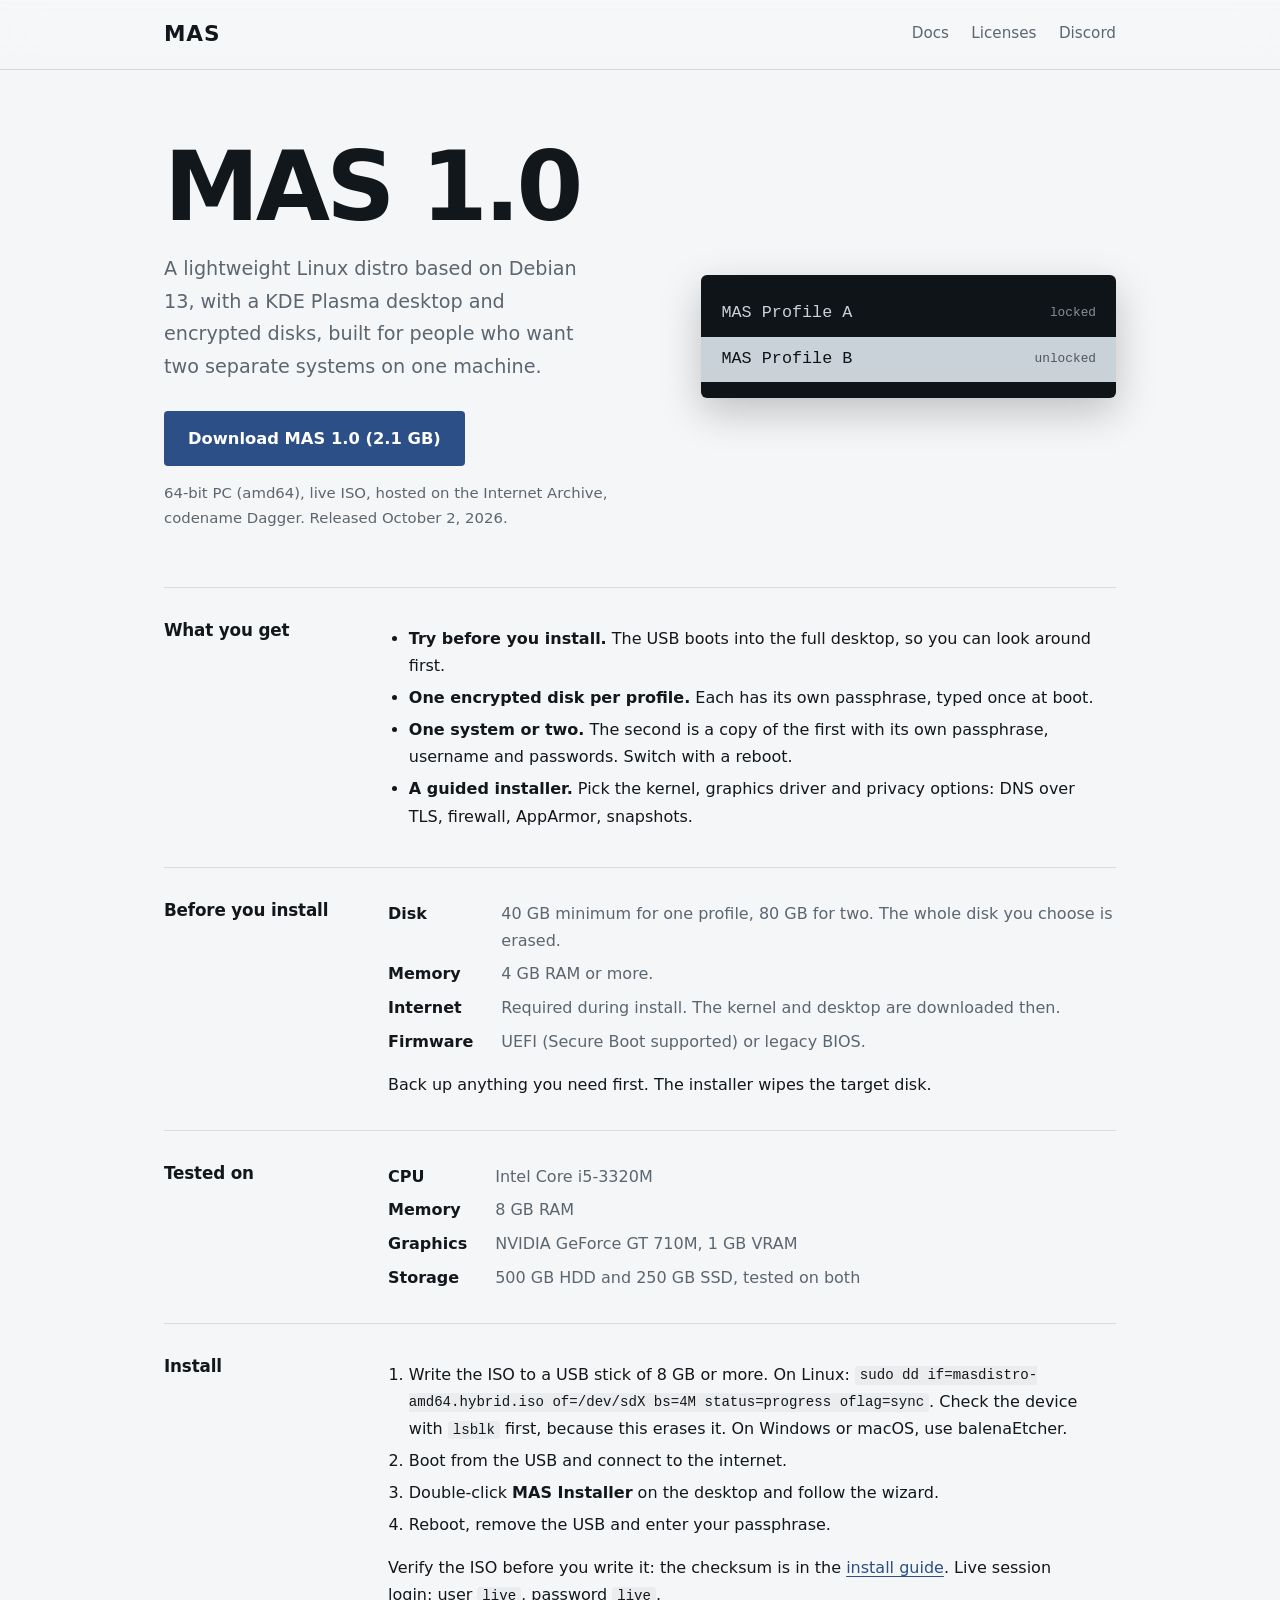
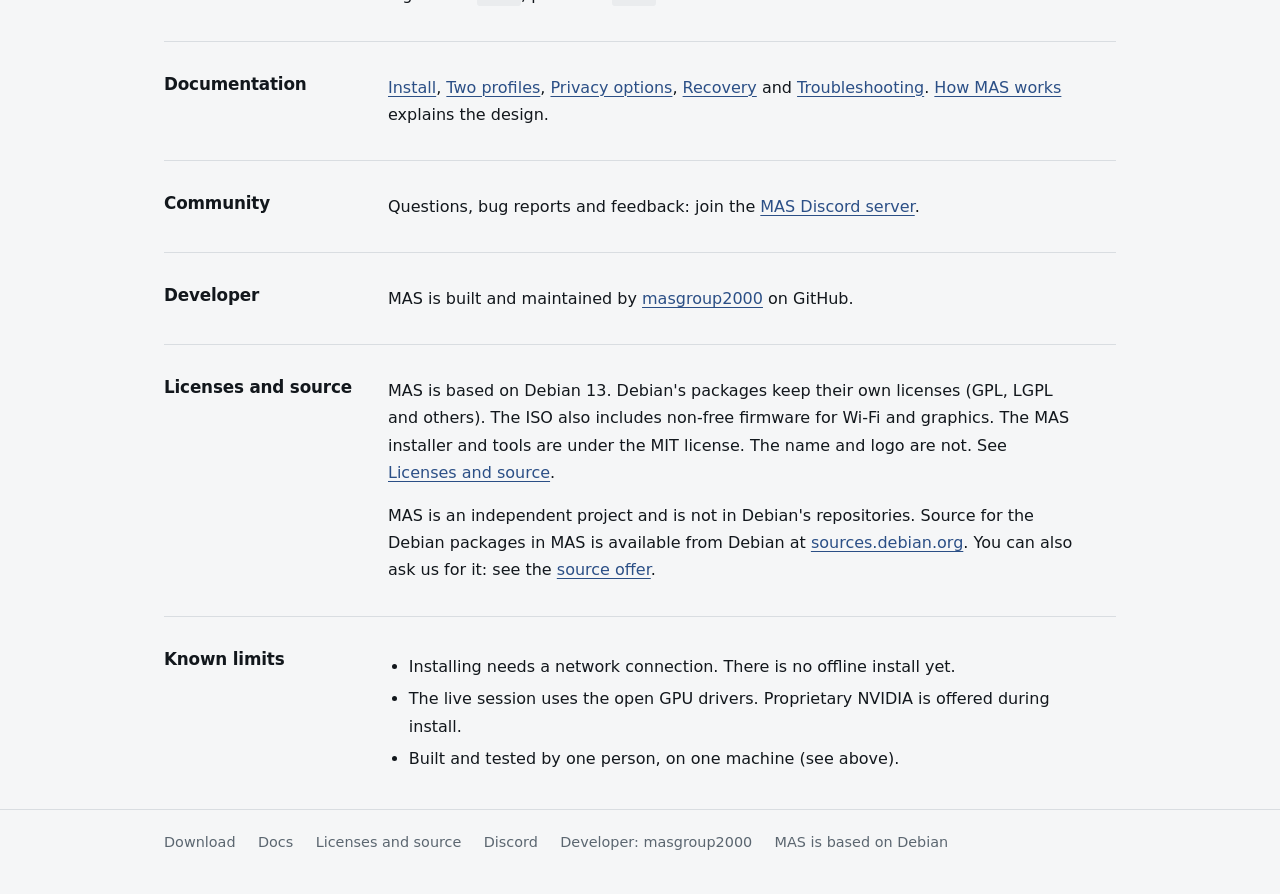
<file: index.html>
<!DOCTYPE html>
<html lang="en"><head><meta charset="utf-8">
<meta name="viewport" content="width=device-width, initial-scale=1, viewport-fit=cover">
<title>MAS 1.0 download</title>
<link rel="stylesheet" href="assets/style.css"></head><body>
<header class="site"><div class="wrap"><a class="brand" href="index.html">MAS</a><nav aria-label="Site"><a href="docs/index.html">Docs</a><a href="notice.html">Licenses</a><a href="https://discord.gg/2YX57uEGuB">Discord</a></nav></div></header>
<main>
<div class="wrap hero">
<div>
<h1>MAS 1.0</h1>
<p class="lede">A lightweight Linux distro based on Debian 13, with a KDE Plasma desktop and encrypted disks, built for people who want two separate systems on one machine.</p>
<a class="btn" href="https://archive.org/download/masdistro-amd64.hybrid" id="dl">Download MAS 1.0 (2.1 GB)</a>
<p class="meta">64-bit PC (amd64), live ISO, hosted on the Internet Archive, codename Dagger. Released October 2, 2026.</p>
</div>
<div class="boot" role="radiogroup" aria-label="Boot menu: choose a profile">
<button role="radio" aria-checked="false"><span>MAS Profile A</span><i>locked</i></button>
<button role="radio" aria-checked="true"><span>MAS Profile B</span><i>unlocked</i></button>
</div>
</div>
<div class="wrap">
<section class="row"><h2>What you get</h2><div>
<ul>
<li><strong>Try before you install.</strong> The USB boots into the full desktop, so you can look around first.</li>
<li><strong>One encrypted disk per profile.</strong> Each has its own passphrase, typed once at boot.</li>
<li><strong>One system or two.</strong> The second is a copy of the first with its own passphrase, username and passwords. Switch with a reboot.</li>
<li><strong>A guided installer.</strong> Pick the kernel, graphics driver and privacy options: DNS over TLS, firewall, AppArmor, snapshots.</li>
</ul>
</div></section>
<section class="row"><h2>Before you install</h2><div>
<dl>
<dt>Disk</dt><dd>40 GB minimum for one profile, 80 GB for two. The whole disk you choose is erased.</dd>
<dt>Memory</dt><dd>4 GB RAM or more.</dd>
<dt>Internet</dt><dd>Required during install. The kernel and desktop are downloaded then.</dd>
<dt>Firmware</dt><dd>UEFI (Secure Boot supported) or legacy BIOS.</dd>
</dl>
<p>Back up anything you need first. The installer wipes the target disk.</p>
</div></section>
<section class="row"><h2>Tested on</h2><div>
<dl>
<dt>CPU</dt><dd>Intel Core i5-3320M</dd>
<dt>Memory</dt><dd>8 GB RAM</dd>
<dt>Graphics</dt><dd>NVIDIA GeForce GT 710M, 1 GB VRAM</dd>
<dt>Storage</dt><dd>500 GB HDD and 250 GB SSD, tested on both</dd>
</dl>
</div></section>
<section class="row"><h2>Install</h2><div>
<ol>
<li>Write the ISO to a USB stick of 8 GB or more. On Linux: <code>sudo dd if=masdistro-amd64.hybrid.iso of=/dev/sdX bs=4M status=progress oflag=sync</code>. Check the device with <code>lsblk</code> first, because this erases it. On Windows or macOS, use balenaEtcher.</li>
<li>Boot from the USB and connect to the internet.</li>
<li>Double-click <strong>MAS Installer</strong> on the desktop and follow the wizard.</li>
<li>Reboot, remove the USB and enter your passphrase.</li>
</ol>
<p>Verify the ISO before you write it: the checksum is in the <a href="docs/install.html">install guide</a>. Live session login: user <code>live</code>, password <code>live</code>.</p>
</div></section>
<section class="row"><h2>Documentation</h2><div>
<p><a href="docs/install.html">Install</a>, <a href="docs/profiles.html">Two profiles</a>, <a href="docs/privacy.html">Privacy options</a>, <a href="docs/recovery.html">Recovery</a> and <a href="docs/troubleshooting.html">Troubleshooting</a>. <a href="docs/how-it-works.html">How MAS works</a> explains the design.</p>
</div></section>
<section class="row"><h2>Community</h2><div>
<p>Questions, bug reports and feedback: join the <a href="https://discord.gg/2YX57uEGuB">MAS Discord server</a>.</p>
</div></section>
<section class="row"><h2>Developer</h2><div>
<p>MAS is built and maintained by <a href="https://github.com/masgroup2000">masgroup2000</a> on GitHub.</p>
</div></section>
<section class="row"><h2>Licenses and source</h2><div>
<p>MAS is based on Debian 13. Debian's packages keep their own licenses (GPL, LGPL and others). The ISO also includes non-free firmware for Wi-Fi and graphics. The MAS installer and tools are under the MIT license. The name and logo are not. See <a href="notice.html">Licenses and source</a>.</p>
<p>MAS is an independent project and is not in Debian's repositories. Source for the Debian packages in MAS is available from Debian at <a href="https://sources.debian.org">sources.debian.org</a>. You can also ask us for it: see the <a href="notice.html">source offer</a>.</p>
</div></section>
<section class="row"><h2>Known limits</h2><div>
<ul>
<li>Installing needs a network connection. There is no offline install yet.</li>
<li>The live session uses the open GPU drivers. Proprietary NVIDIA is offered during install.</li>
<li>Built and tested by one person, on one machine (see above).</li>
</ul>
</div></section>
</div>
<script>
(function(){var r=[].slice.call(document.querySelectorAll('.boot [role=radio]'));
function pick(i,f){r.forEach(function(e,j){var on=i===j;e.setAttribute('aria-checked',on);e.tabIndex=on?0:-1;e.lastChild.textContent=on?'unlocked':'locked'});if(f)r[i].focus()}
r.forEach(function(e,i){e.onclick=function(){pick(i)};e.onkeydown=function(v){if(/^Arrow/.test(v.key)){v.preventDefault();pick(1-i,true)}}});pick(1)})();
</script>
</main>
<footer class="site"><div class="wrap"><a href="index.html">Download</a><a href="docs/index.html">Docs</a><a href="notice.html">Licenses and source</a><a href="https://discord.gg/2YX57uEGuB">Discord</a><a href="https://github.com/masgroup2000">Developer: masgroup2000</a><span>MAS is based on Debian</span></div></footer>
</body></html>
</file>
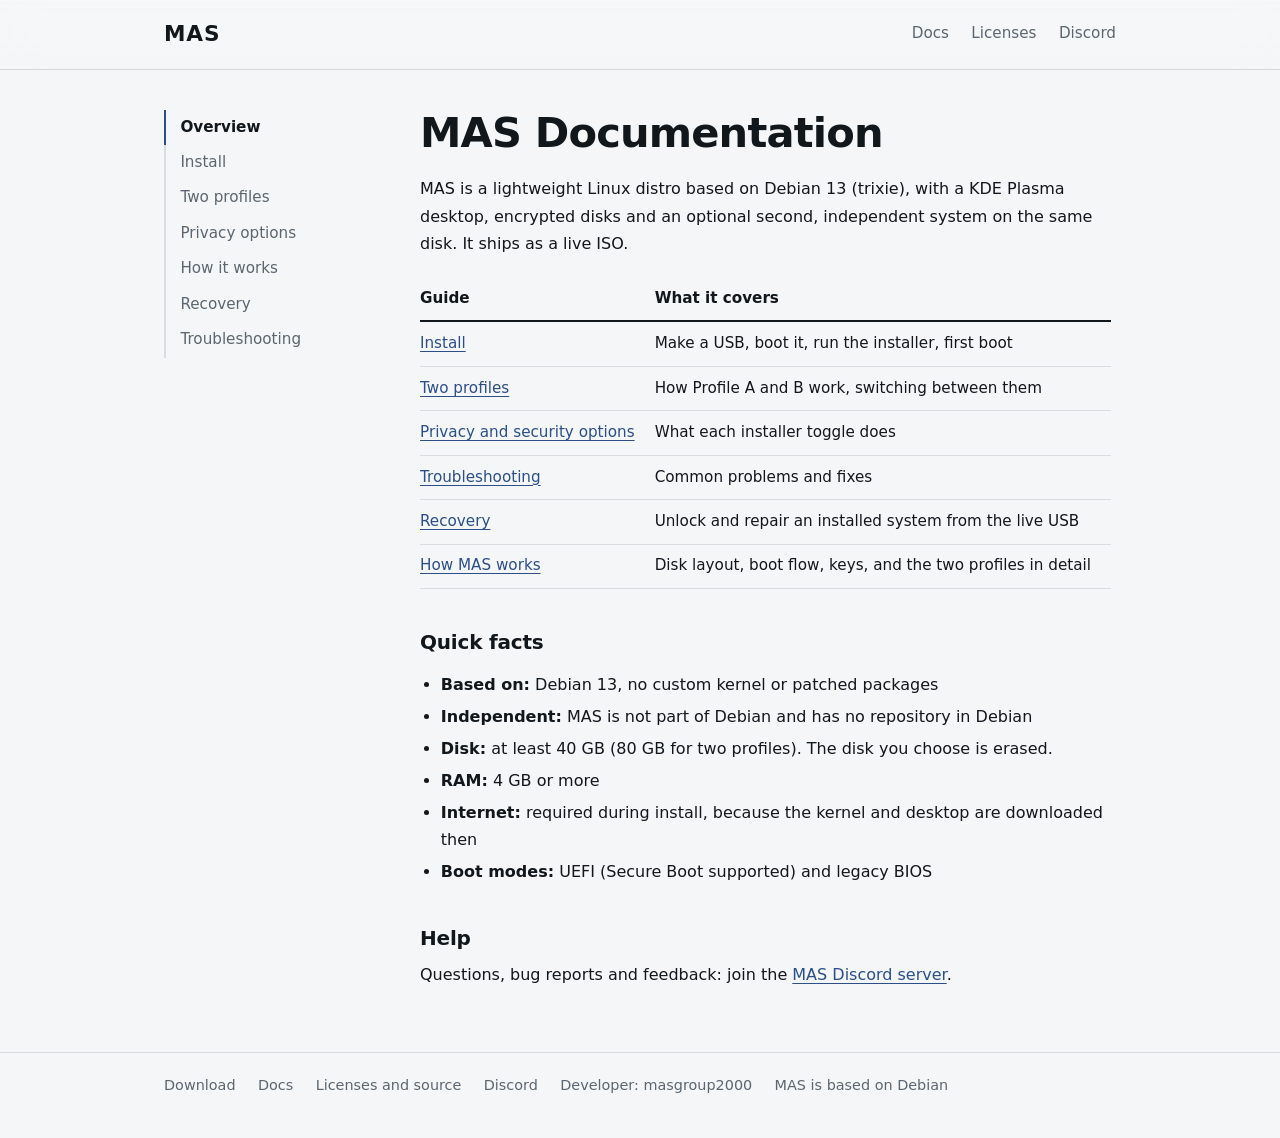
<file: docs/index.html>
<!DOCTYPE html>
<html lang="en"><head><meta charset="utf-8">
<meta name="viewport" content="width=device-width, initial-scale=1, viewport-fit=cover">
<title>Documentation - MAS</title>
<link rel="stylesheet" href="../assets/style.css"></head><body>
<header class="site"><div class="wrap"><a class="brand" href="../index.html">MAS</a><nav aria-label="Site"><a href="../docs/index.html">Docs</a><a href="../notice.html">Licenses</a><a href="https://discord.gg/2YX57uEGuB">Discord</a></nav></div></header>
<main>
<div class="wrap docs"><aside><nav aria-label="Documentation"><a href="index.html" aria-current="page">Overview</a><a href="install.html">Install</a><a href="profiles.html">Two profiles</a><a href="privacy.html">Privacy options</a><a href="how-it-works.html">How it works</a><a href="recovery.html">Recovery</a><a href="troubleshooting.html">Troubleshooting</a></nav></aside><article>
<h1 id="mas-documentation">MAS Documentation</h1>
<p>MAS is a lightweight Linux distro based on Debian 13 (trixie), with a KDE Plasma desktop, encrypted disks and an optional second, independent system on the same disk. It ships as a live ISO.</p>
<table>
<thead>
<tr class="header">
<th>Guide</th>
<th>What it covers</th>
</tr>
</thead>
<tbody>
<tr class="odd">
<td><a href="install.html">Install</a></td>
<td>Make a USB, boot it, run the installer, first boot</td>
</tr>
<tr class="even">
<td><a href="profiles.html">Two profiles</a></td>
<td>How Profile A and B work, switching between them</td>
</tr>
<tr class="odd">
<td><a href="privacy.html">Privacy and security options</a></td>
<td>What each installer toggle does</td>
</tr>
<tr class="even">
<td><a href="troubleshooting.html">Troubleshooting</a></td>
<td>Common problems and fixes</td>
</tr>
<tr class="odd">
<td><a href="recovery.html">Recovery</a></td>
<td>Unlock and repair an installed system from the live USB</td>
</tr>
<tr class="even">
<td><a href="how-it-works.html">How MAS works</a></td>
<td>Disk layout, boot flow, keys, and the two profiles in detail</td>
</tr>
</tbody>
</table>
<h2 id="quick-facts">Quick facts</h2>
<ul>
<li><strong>Based on:</strong> Debian 13, no custom kernel or patched packages</li>
<li><strong>Independent:</strong> MAS is not part of Debian and has no repository in Debian</li>
<li><strong>Disk:</strong> at least 40 GB (80 GB for two profiles). The
disk you choose is erased.</li>
<li><strong>RAM:</strong> 4 GB or more</li>
<li><strong>Internet:</strong> required during install, because the
kernel and desktop are downloaded then</li>
<li><strong>Boot modes:</strong> UEFI (Secure Boot supported) and legacy
BIOS</li>
</ul>
<h2 id="help">Help</h2>
<p>Questions, bug reports and feedback: join the <a
href="https://discord.gg/2YX57uEGuB">MAS Discord server</a>.</p>

</article></div>
</main>
<footer class="site"><div class="wrap"><a href="../index.html">Download</a><a href="../docs/index.html">Docs</a><a href="../notice.html">Licenses and source</a><a href="https://discord.gg/2YX57uEGuB">Discord</a><a href="https://github.com/masgroup2000">Developer: masgroup2000</a><span>MAS is based on Debian</span></div></footer>
</body></html>
</file>
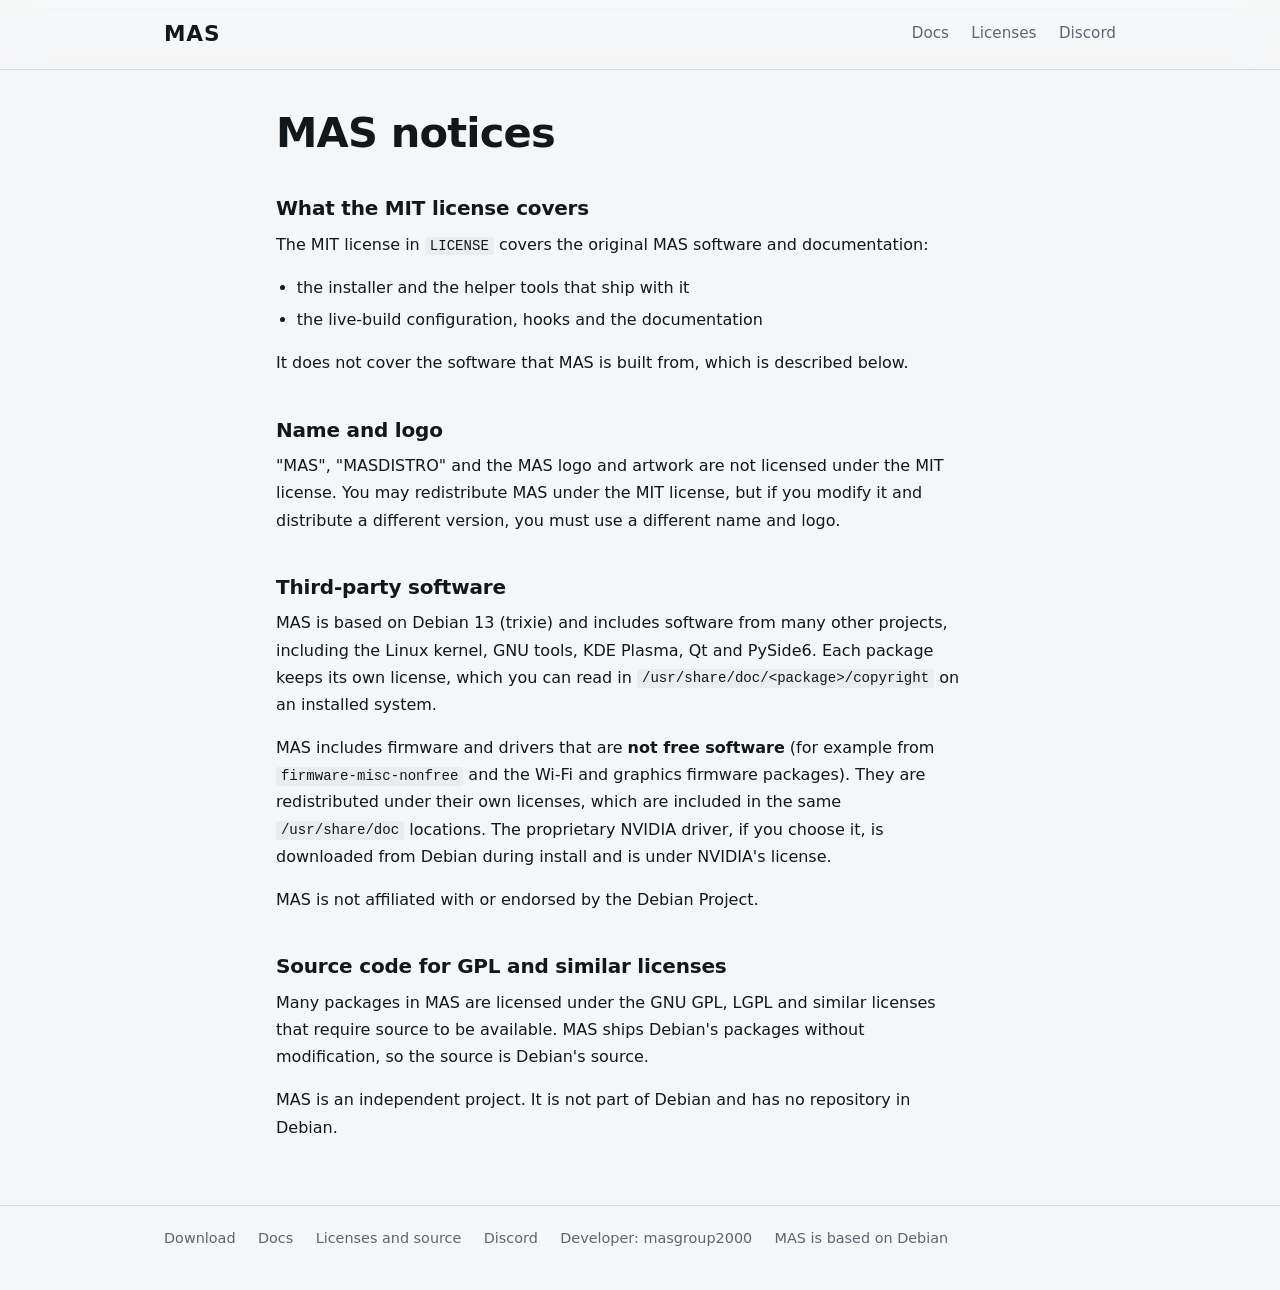
<file: notice.html>
<!DOCTYPE html>
<html lang="en"><head><meta charset="utf-8">
<meta name="viewport" content="width=device-width, initial-scale=1, viewport-fit=cover">
<title>Licenses and source - MAS</title>
<link rel="stylesheet" href="assets/style.css"></head><body>
<header class="site"><div class="wrap"><a class="brand" href="index.html">MAS</a><nav aria-label="Site"><a href="docs/index.html">Docs</a><a href="notice.html">Licenses</a><a href="https://discord.gg/2YX57uEGuB">Discord</a></nav></div></header>
<main>
<div class="wrap plain">
<h1 id="mas-notices">MAS notices</h1>
<h2 id="what-the-mit-license-covers">What the MIT license covers</h2>
<p>The MIT license in <code>LICENSE</code> covers the original MAS
software and documentation:</p>
<ul>
<li>the installer and the helper tools that ship with it</li>
<li>the live-build configuration, hooks and the documentation</li>
</ul>
<p>It does not cover the software that MAS is built from, which is
described below.</p>
<h2 id="name-and-logo">Name and logo</h2>
<p>"MAS", "MASDISTRO" and the MAS logo and artwork are not licensed
under the MIT license. You may redistribute MAS under the MIT license,
but if you modify it and distribute a different version, you must use a
different name and logo.</p>
<h2 id="third-party-software">Third-party software</h2>
<p>MAS is based on Debian 13 (trixie) and includes software
from many other projects, including the Linux kernel, GNU tools, KDE
Plasma, Qt and PySide6. Each package keeps its own license, which you
can read in <code>/usr/share/doc/&lt;package&gt;/copyright</code> on an
installed system.</p>
<p>MAS includes firmware and drivers that are <strong>not free
software</strong> (for example from <code>firmware-misc-nonfree</code>
and the Wi-Fi and graphics firmware packages). They are redistributed
under their own licenses, which are included in the same
<code>/usr/share/doc</code> locations. The proprietary NVIDIA driver, if
you choose it, is downloaded from Debian during install and is under
NVIDIA's license.</p>
<p>MAS is not affiliated with or endorsed by the Debian Project.</p>
<h2 id="source-code-for-gpl-and-similar-licenses">Source code for GPL
and similar licenses</h2>
<p>Many packages in MAS are licensed under the GNU GPL, LGPL and similar
licenses that require source to be available. MAS ships Debian's
packages without modification, so the source is Debian's source.</p>
<p>MAS is an independent project. It is not part of Debian and has no repository in Debian.</p>

</div>
</main>
<footer class="site"><div class="wrap"><a href="index.html">Download</a><a href="docs/index.html">Docs</a><a href="notice.html">Licenses and source</a><a href="https://discord.gg/2YX57uEGuB">Discord</a><a href="https://github.com/masgroup2000">Developer: masgroup2000</a><span>MAS is based on Debian</span></div></footer>
</body></html>
</file>
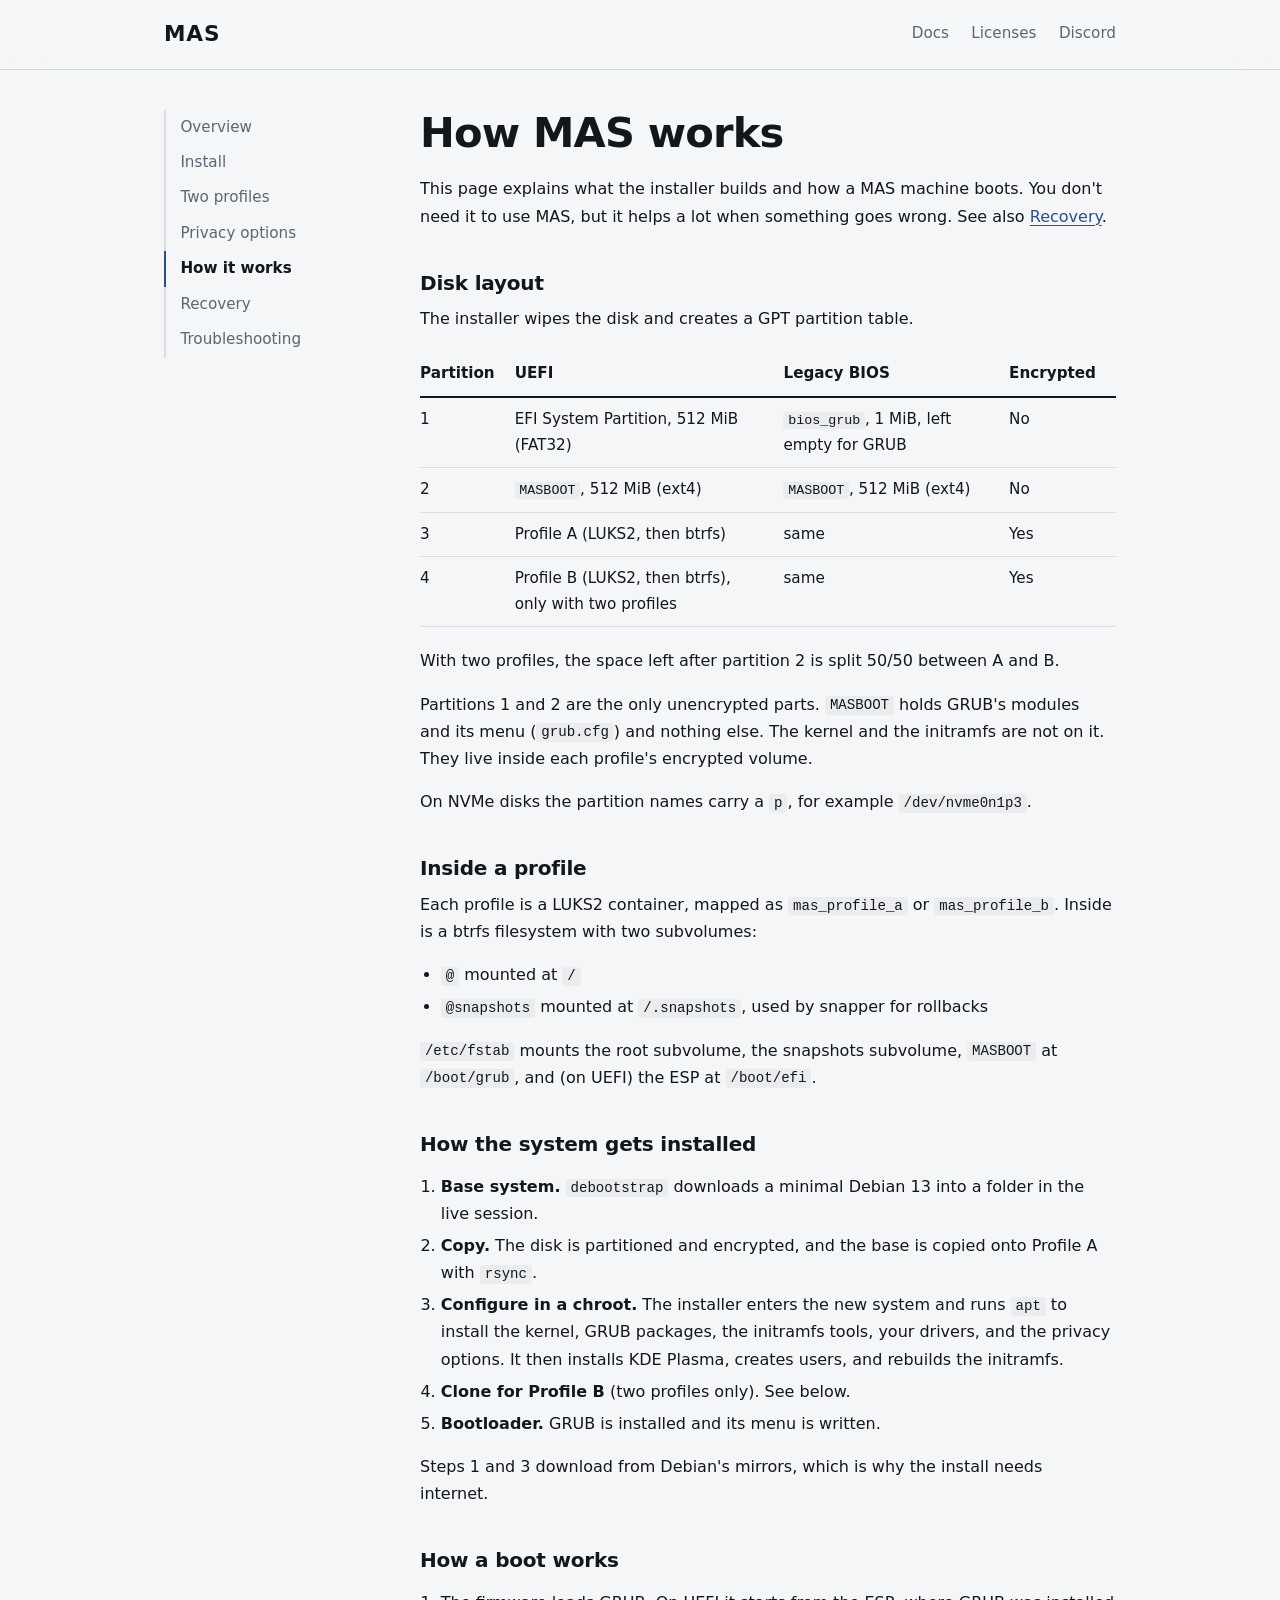
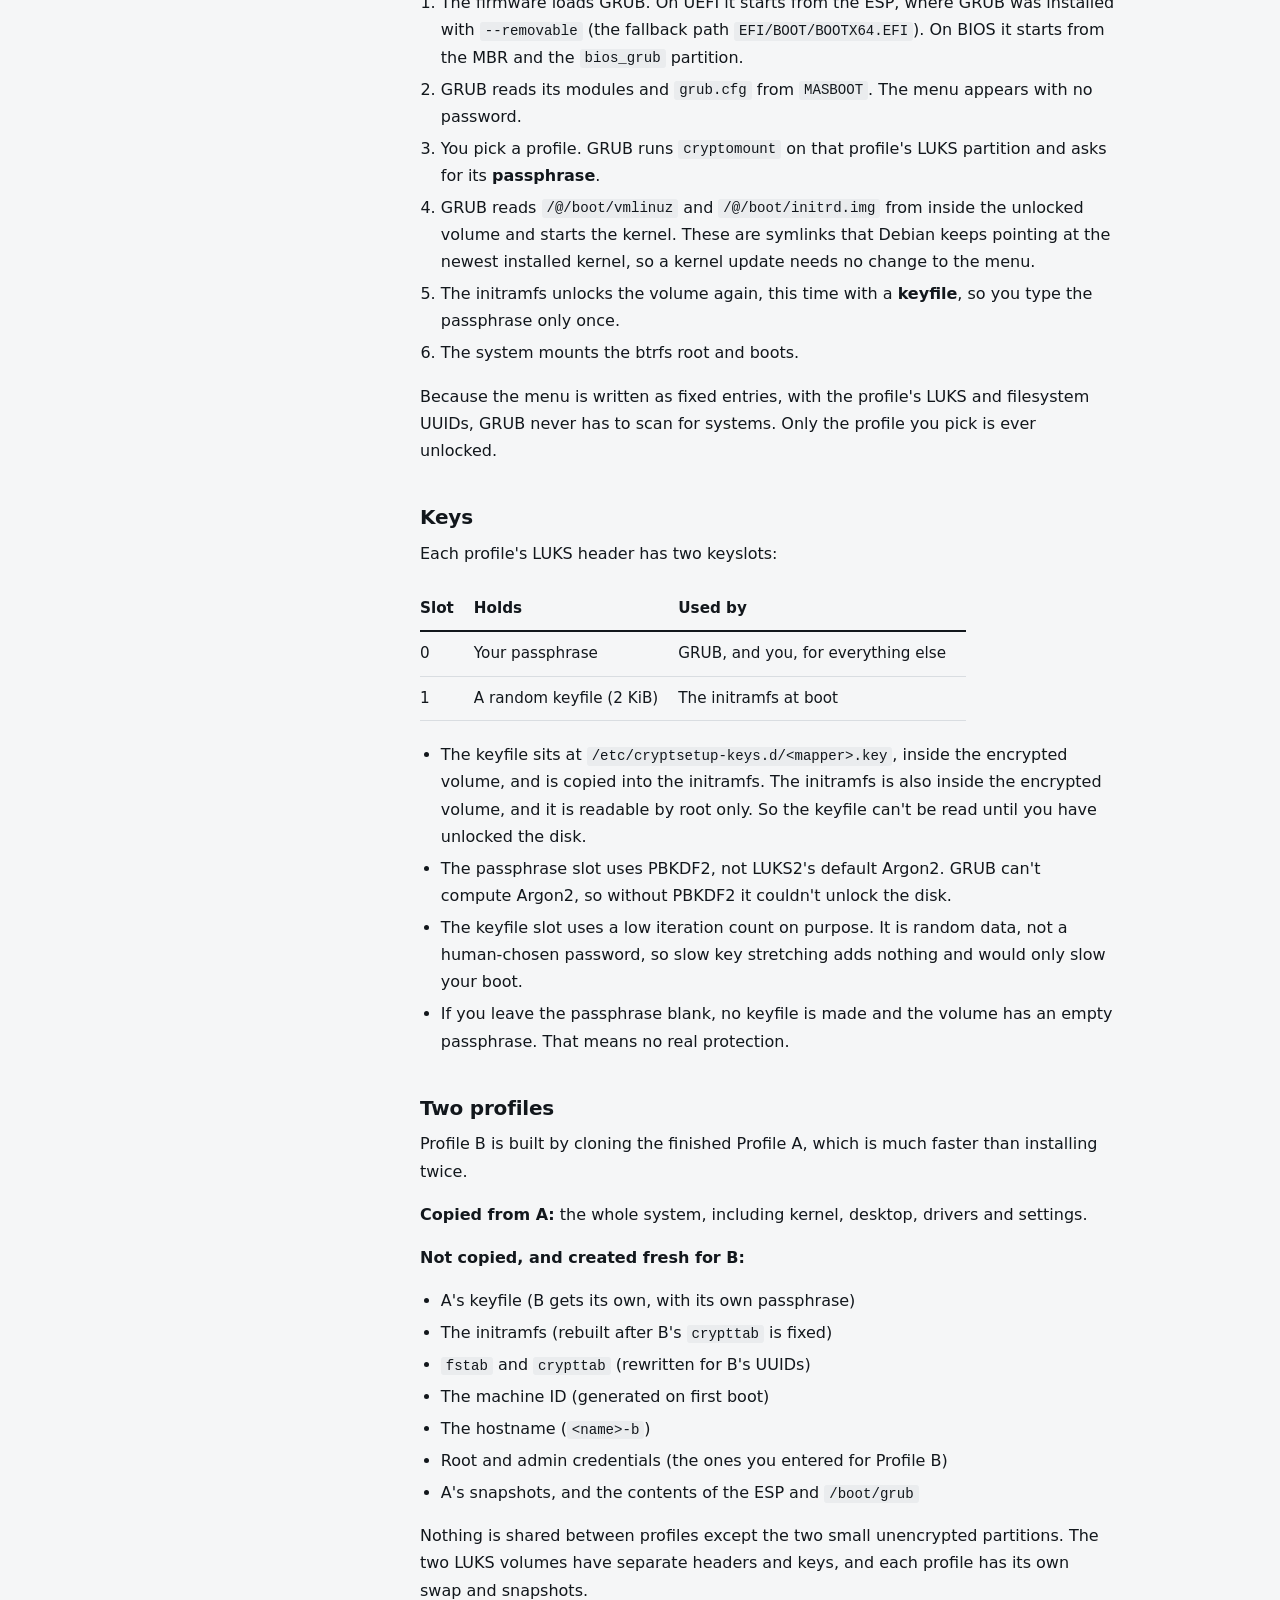
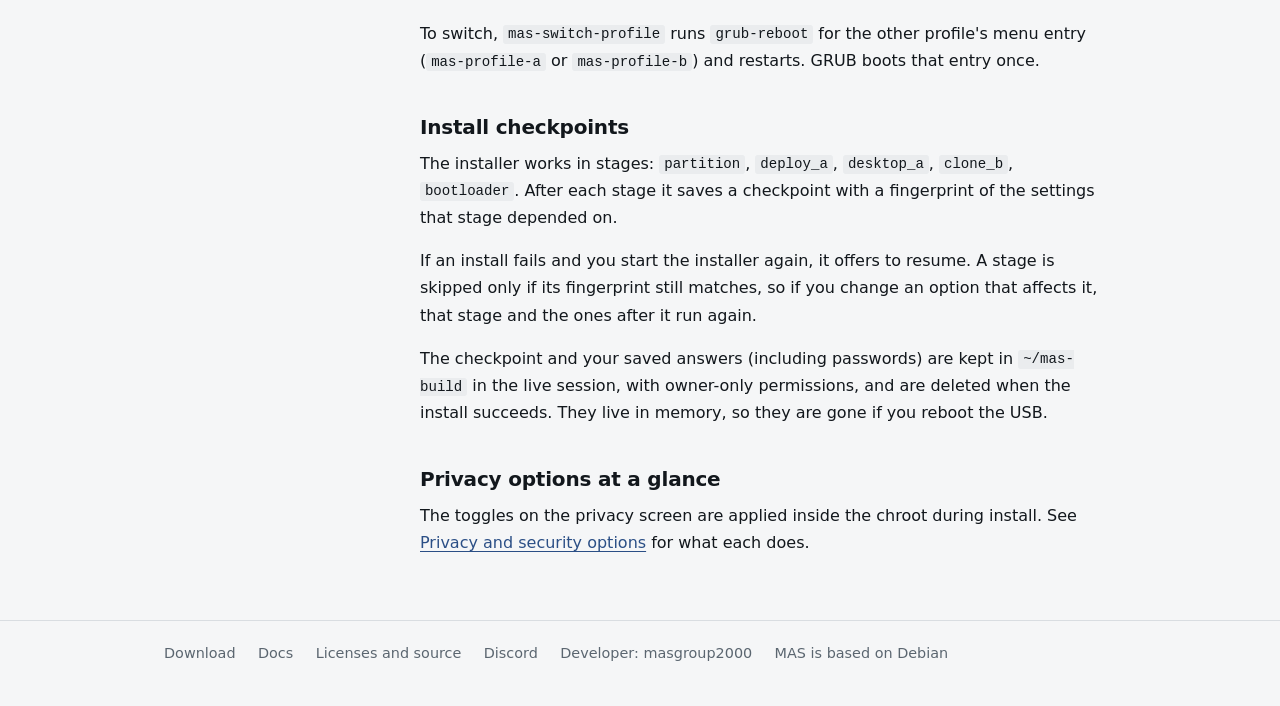
<file: docs/how-it-works.html>
<!DOCTYPE html>
<html lang="en"><head><meta charset="utf-8">
<meta name="viewport" content="width=device-width, initial-scale=1, viewport-fit=cover">
<title>How it works - MAS</title>
<link rel="stylesheet" href="../assets/style.css"></head><body>
<header class="site"><div class="wrap"><a class="brand" href="../index.html">MAS</a><nav aria-label="Site"><a href="../docs/index.html">Docs</a><a href="../notice.html">Licenses</a><a href="https://discord.gg/2YX57uEGuB">Discord</a></nav></div></header>
<main>
<div class="wrap docs"><aside><nav aria-label="Documentation"><a href="index.html">Overview</a><a href="install.html">Install</a><a href="profiles.html">Two profiles</a><a href="privacy.html">Privacy options</a><a href="how-it-works.html" aria-current="page">How it works</a><a href="recovery.html">Recovery</a><a href="troubleshooting.html">Troubleshooting</a></nav></aside><article>
<h1 id="how-mas-works">How MAS works</h1>
<p>This page explains what the installer builds and how a MAS machine
boots. You don't need it to use MAS, but it helps a lot when something
goes wrong. See also <a href="recovery.html">Recovery</a>.</p>
<h2 id="disk-layout">Disk layout</h2>
<p>The installer wipes the disk and creates a GPT partition table.</p>
<table>
<thead>
<tr class="header">
<th>Partition</th>
<th>UEFI</th>
<th>Legacy BIOS</th>
<th>Encrypted</th>
</tr>
</thead>
<tbody>
<tr class="odd">
<td>1</td>
<td>EFI System Partition, 512 MiB (FAT32)</td>
<td><code>bios_grub</code>, 1 MiB, left empty for GRUB</td>
<td>No</td>
</tr>
<tr class="even">
<td>2</td>
<td><code>MASBOOT</code>, 512 MiB (ext4)</td>
<td><code>MASBOOT</code>, 512 MiB (ext4)</td>
<td>No</td>
</tr>
<tr class="odd">
<td>3</td>
<td>Profile A (LUKS2, then btrfs)</td>
<td>same</td>
<td>Yes</td>
</tr>
<tr class="even">
<td>4</td>
<td>Profile B (LUKS2, then btrfs), only with two profiles</td>
<td>same</td>
<td>Yes</td>
</tr>
</tbody>
</table>
<p>With two profiles, the space left after partition 2 is split 50/50
between A and B.</p>
<p>Partitions 1 and 2 are the only unencrypted parts.
<code>MASBOOT</code> holds GRUB's modules and its menu
(<code>grub.cfg</code>) and nothing else. The kernel and the initramfs
are not on it. They live inside each profile's encrypted volume.</p>
<p>On NVMe disks the partition names carry a <code>p</code>, for example
<code>/dev/nvme0n1p3</code>.</p>
<h2 id="inside-a-profile">Inside a profile</h2>
<p>Each profile is a LUKS2 container, mapped as
<code>mas_profile_a</code> or <code>mas_profile_b</code>. Inside is a
btrfs filesystem with two subvolumes:</p>
<ul>
<li><code>@</code> mounted at <code>/</code></li>
<li><code>@snapshots</code> mounted at <code>/.snapshots</code>, used by
snapper for rollbacks</li>
</ul>
<p><code>/etc/fstab</code> mounts the root subvolume, the snapshots
subvolume, <code>MASBOOT</code> at <code>/boot/grub</code>, and (on
UEFI) the ESP at <code>/boot/efi</code>.</p>
<h2 id="how-the-system-gets-installed">How the system gets
installed</h2>
<ol type="1">
<li><strong>Base system.</strong> <code>debootstrap</code> downloads a
minimal Debian 13 into a folder in the live session.</li>
<li><strong>Copy.</strong> The disk is partitioned and encrypted, and
the base is copied onto Profile A with <code>rsync</code>.</li>
<li><strong>Configure in a chroot.</strong> The installer enters the new
system and runs <code>apt</code> to install the kernel, GRUB packages,
the initramfs tools, your drivers, and the privacy options. It then
installs KDE Plasma, creates users, and rebuilds the initramfs.</li>
<li><strong>Clone for Profile B</strong> (two profiles only). See
below.</li>
<li><strong>Bootloader.</strong> GRUB is installed and its menu is
written.</li>
</ol>
<p>Steps 1 and 3 download from Debian's mirrors, which is why the
install needs internet.</p>
<h2 id="how-a-boot-works">How a boot works</h2>
<ol type="1">
<li>The firmware loads GRUB. On UEFI it starts from the ESP, where GRUB
was installed with <code>--removable</code> (the fallback path
<code>EFI/BOOT/BOOTX64.EFI</code>). On BIOS it starts from the MBR and
the <code>bios_grub</code> partition.</li>
<li>GRUB reads its modules and <code>grub.cfg</code> from
<code>MASBOOT</code>. The menu appears with no password.</li>
<li>You pick a profile. GRUB runs <code>cryptomount</code> on that
profile's LUKS partition and asks for its
<strong>passphrase</strong>.</li>
<li>GRUB reads <code>/@/boot/vmlinuz</code> and
<code>/@/boot/initrd.img</code> from inside the unlocked volume and
starts the kernel. These are symlinks that Debian keeps pointing at the
newest installed kernel, so a kernel update needs no change to the
menu.</li>
<li>The initramfs unlocks the volume again, this time with a
<strong>keyfile</strong>, so you type the passphrase only once.</li>
<li>The system mounts the btrfs root and boots.</li>
</ol>
<p>Because the menu is written as fixed entries, with the profile's LUKS
and filesystem UUIDs, GRUB never has to scan for systems. Only the
profile you pick is ever unlocked.</p>
<h2 id="keys">Keys</h2>
<p>Each profile's LUKS header has two keyslots:</p>
<table>
<thead>
<tr class="header">
<th>Slot</th>
<th>Holds</th>
<th>Used by</th>
</tr>
</thead>
<tbody>
<tr class="odd">
<td>0</td>
<td>Your passphrase</td>
<td>GRUB, and you, for everything else</td>
</tr>
<tr class="even">
<td>1</td>
<td>A random keyfile (2 KiB)</td>
<td>The initramfs at boot</td>
</tr>
</tbody>
</table>
<ul>
<li>The keyfile sits at
<code>/etc/cryptsetup-keys.d/&lt;mapper&gt;.key</code>, inside the
encrypted volume, and is copied into the initramfs. The initramfs is
also inside the encrypted volume, and it is readable by root only. So
the keyfile can't be read until you have unlocked the disk.</li>
<li>The passphrase slot uses PBKDF2, not LUKS2's default Argon2. GRUB
can't compute Argon2, so without PBKDF2 it couldn't unlock the
disk.</li>
<li>The keyfile slot uses a low iteration count on purpose. It is random
data, not a human-chosen password, so slow key stretching adds nothing
and would only slow your boot.</li>
<li>If you leave the passphrase blank, no keyfile is made and the volume
has an empty passphrase. That means no real protection.</li>
</ul>
<h2 id="two-profiles">Two profiles</h2>
<p>Profile B is built by cloning the finished Profile A, which is much
faster than installing twice.</p>
<p><strong>Copied from A:</strong> the whole system, including kernel,
desktop, drivers and settings.</p>
<p><strong>Not copied, and created fresh for B:</strong></p>
<ul>
<li>A's keyfile (B gets its own, with its own passphrase)</li>
<li>The initramfs (rebuilt after B's <code>crypttab</code> is
fixed)</li>
<li><code>fstab</code> and <code>crypttab</code> (rewritten for B's
UUIDs)</li>
<li>The machine ID (generated on first boot)</li>
<li>The hostname (<code>&lt;name&gt;-b</code>)</li>
<li>Root and admin credentials (the ones you entered for Profile B)</li>
<li>A's snapshots, and the contents of the ESP and
<code>/boot/grub</code></li>
</ul>
<p>Nothing is shared between profiles except the two small unencrypted
partitions. The two LUKS volumes have separate headers and keys, and
each profile has its own swap and snapshots.</p>
<p>To switch, <code>mas-switch-profile</code> runs
<code>grub-reboot</code> for the other profile's menu entry
(<code>mas-profile-a</code> or <code>mas-profile-b</code>) and restarts.
GRUB boots that entry once.</p>
<h2 id="install-checkpoints">Install checkpoints</h2>
<p>The installer works in stages: <code>partition</code>,
<code>deploy_a</code>, <code>desktop_a</code>, <code>clone_b</code>,
<code>bootloader</code>. After each stage it saves a checkpoint with a
fingerprint of the settings that stage depended on.</p>
<p>If an install fails and you start the installer again, it offers to
resume. A stage is skipped only if its fingerprint still matches, so if
you change an option that affects it, that stage and the ones after it
run again.</p>
<p>The checkpoint and your saved answers (including passwords) are kept
in <code>~/mas-build</code> in the live session, with owner-only
permissions, and are deleted when the install succeeds. They live in
memory, so they are gone if you reboot the USB.</p>
<h2 id="privacy-options-at-a-glance">Privacy options at a glance</h2>
<p>The toggles on the privacy screen are applied inside the chroot
during install. See <a href="privacy.html">Privacy and security
options</a> for what each does.</p>

</article></div>
</main>
<footer class="site"><div class="wrap"><a href="../index.html">Download</a><a href="../docs/index.html">Docs</a><a href="../notice.html">Licenses and source</a><a href="https://discord.gg/2YX57uEGuB">Discord</a><a href="https://github.com/masgroup2000">Developer: masgroup2000</a><span>MAS is based on Debian</span></div></footer>
</body></html>
</file>
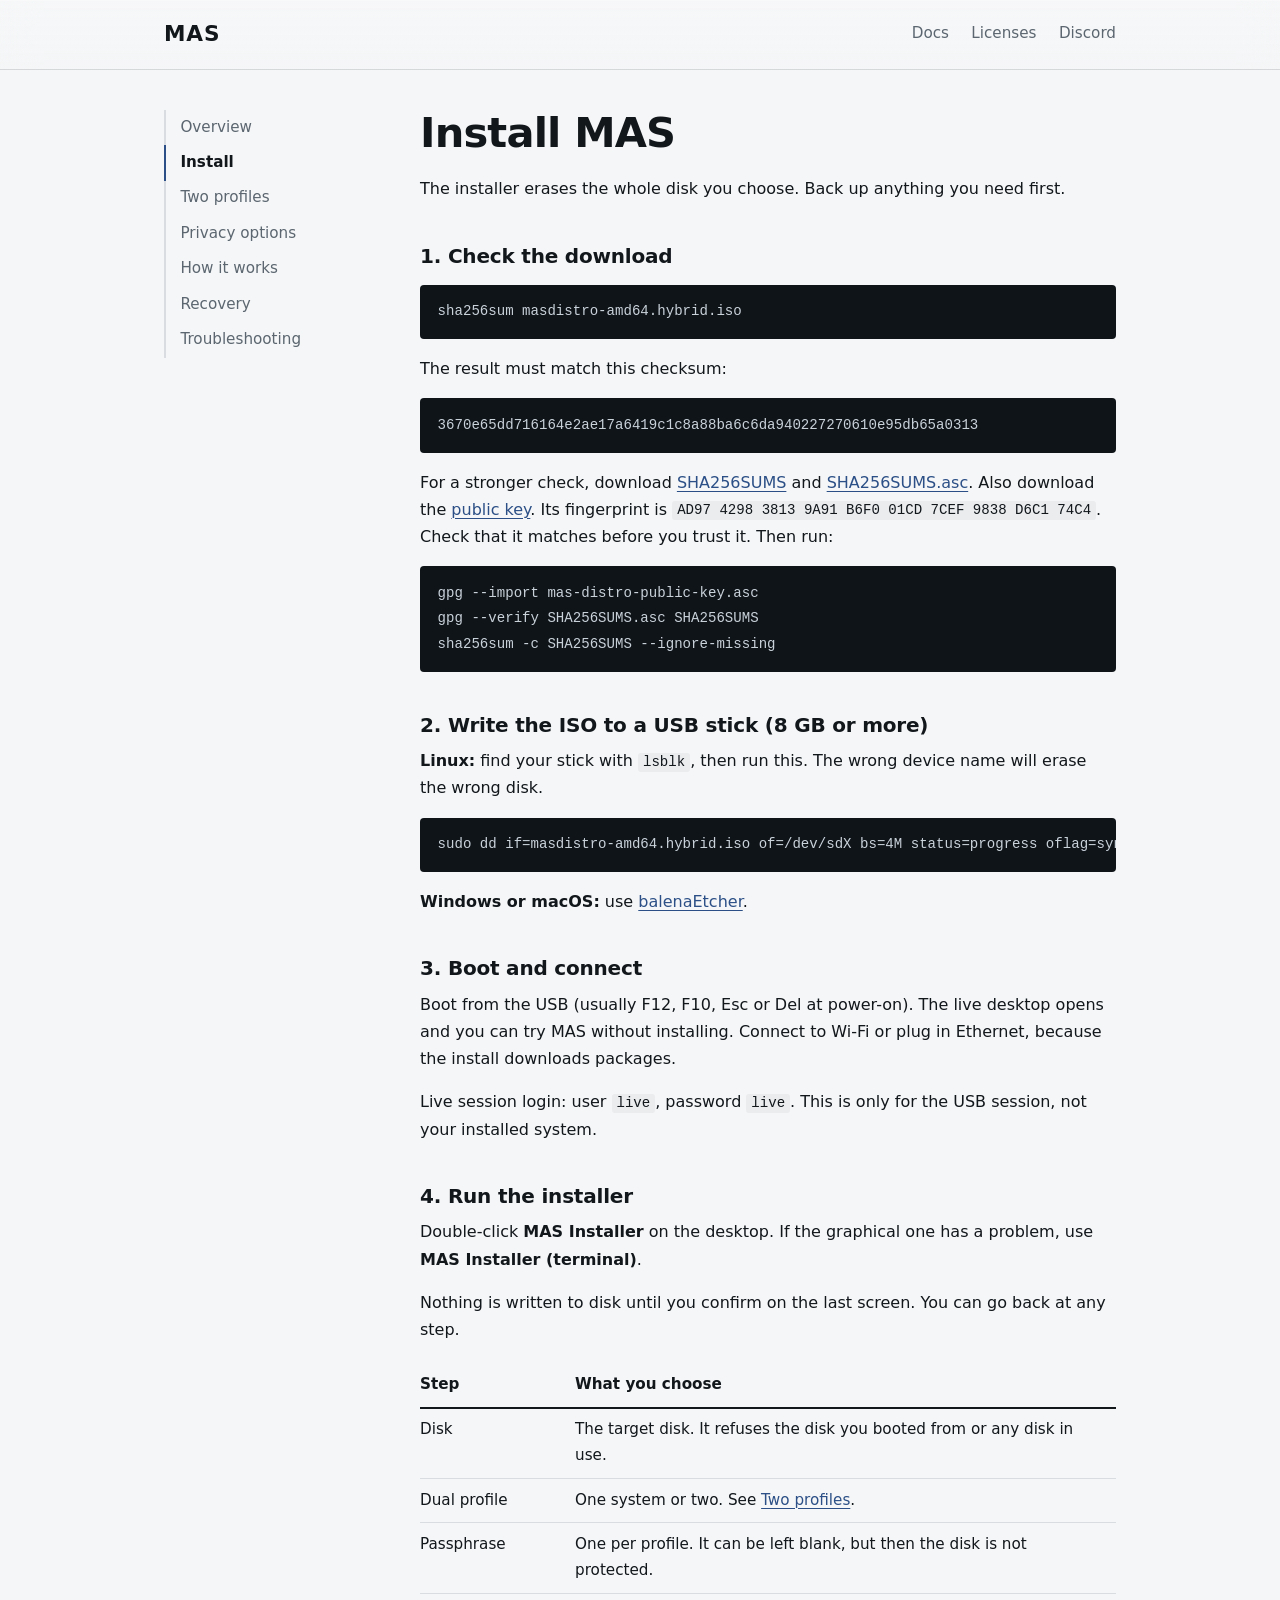
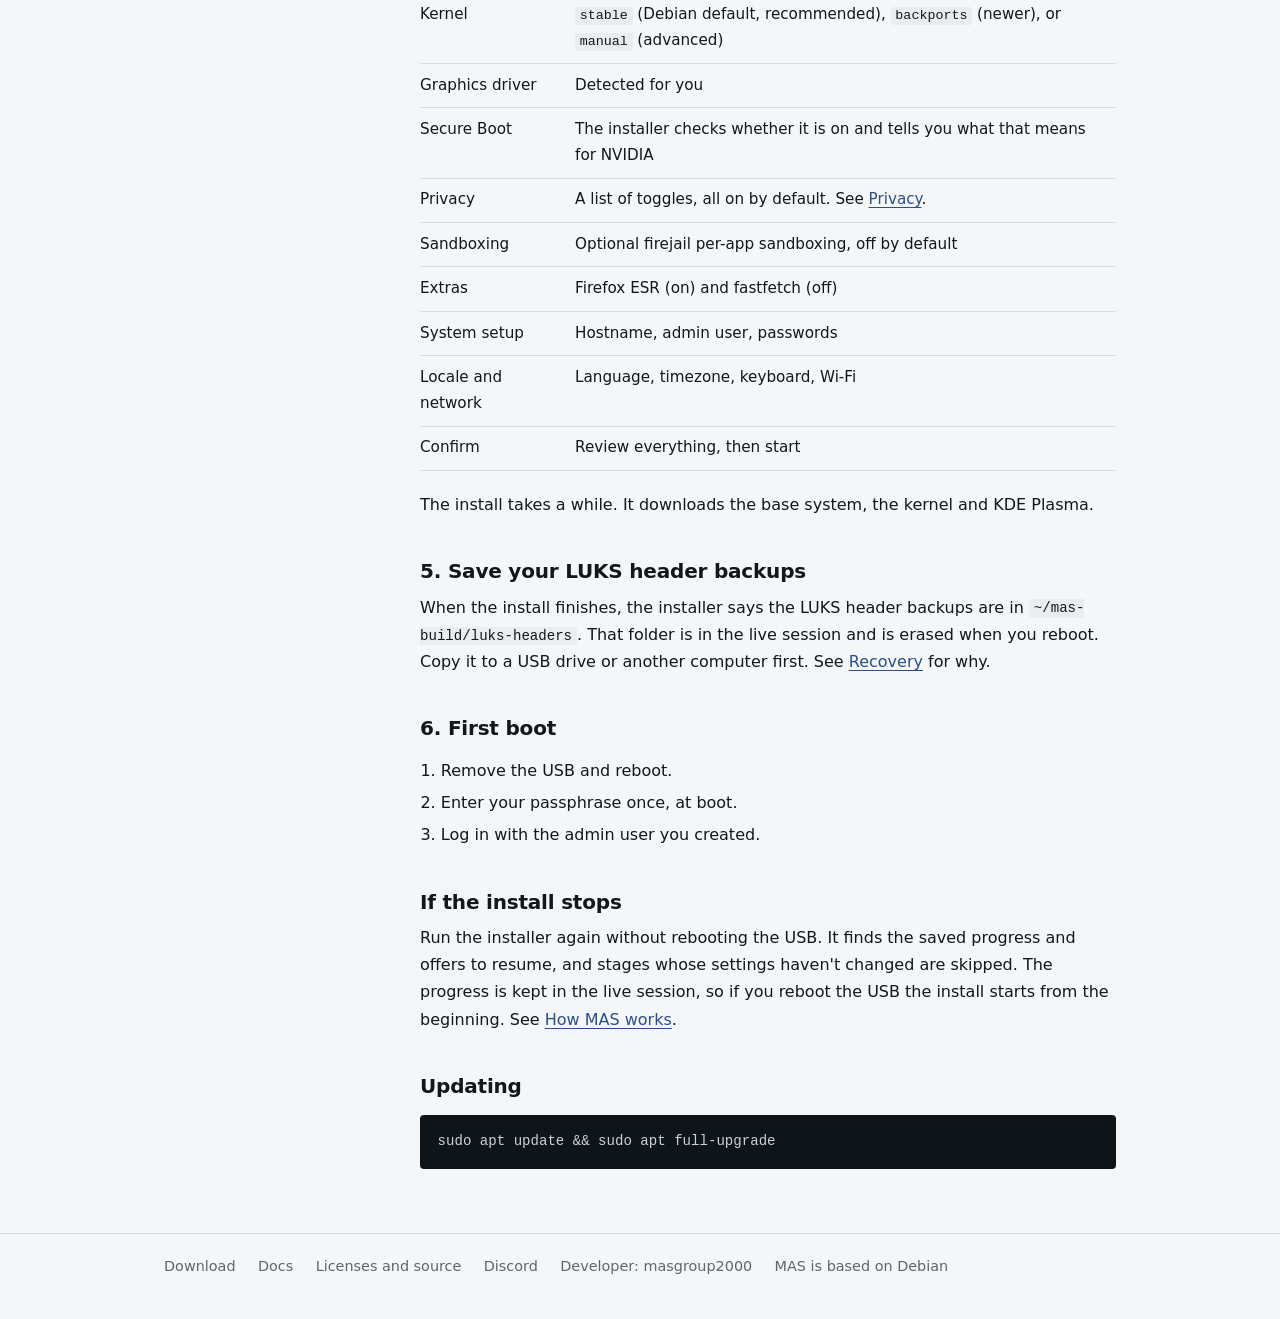
<file: docs/install.html>
<!DOCTYPE html>
<html lang="en"><head><meta charset="utf-8">
<meta name="viewport" content="width=device-width, initial-scale=1, viewport-fit=cover">
<title>Install - MAS</title>
<link rel="stylesheet" href="../assets/style.css"></head><body>
<header class="site"><div class="wrap"><a class="brand" href="../index.html">MAS</a><nav aria-label="Site"><a href="../docs/index.html">Docs</a><a href="../notice.html">Licenses</a><a href="https://discord.gg/2YX57uEGuB">Discord</a></nav></div></header>
<main>
<div class="wrap docs"><aside><nav aria-label="Documentation"><a href="index.html">Overview</a><a href="install.html" aria-current="page">Install</a><a href="profiles.html">Two profiles</a><a href="privacy.html">Privacy options</a><a href="how-it-works.html">How it works</a><a href="recovery.html">Recovery</a><a href="troubleshooting.html">Troubleshooting</a></nav></aside><article>
<h1 id="install-mas">Install MAS</h1>
<p>The installer erases the whole disk you choose. Back up anything you
need first.</p>
<h2 id="1-check-the-download">1. Check the download</h2>
<pre class="bash"><code>sha256sum masdistro-amd64.hybrid.iso</code></pre>
<p>The result must match this checksum:</p>
<pre><code>3670e65dd716164e2ae17a6419c1c8a88ba6c6da940227270610e95db65a0313</code></pre>
<p>For a stronger check, download <a href="../keys/SHA256SUMS">SHA256SUMS</a> and <a href="../keys/SHA256SUMS.asc">SHA256SUMS.asc</a>. Also download the <a href="../keys/mas-distro-public-key.asc">public key</a>. Its fingerprint is <code>AD97 4298 3813 9A91 B6F0 01CD 7CEF 9838 D6C1 74C4</code>. Check that it matches before you trust it. Then run:</p>
<pre class="bash"><code>gpg --import mas-distro-public-key.asc
gpg --verify SHA256SUMS.asc SHA256SUMS
sha256sum -c SHA256SUMS --ignore-missing</code></pre>
<h2 id="2-write-the-iso-to-a-usb-stick-8-gb-or-more">2. Write the ISO to
a USB stick (8 GB or more)</h2>
<p><strong>Linux:</strong> find your stick with <code>lsblk</code>, then
run this. The wrong device name will erase the wrong disk.</p>
<pre class="bash"><code>sudo dd if=masdistro-amd64.hybrid.iso of=/dev/sdX bs=4M status=progress oflag=sync</code></pre>
<p><strong>Windows or macOS:</strong> use <a
href="https://etcher.balena.io">balenaEtcher</a>.</p>
<h2 id="3-boot-and-connect">3. Boot and connect</h2>
<p>Boot from the USB (usually F12, F10, Esc or Del at power-on). The
live desktop opens and you can try MAS without installing. Connect to
Wi-Fi or plug in Ethernet, because the install downloads packages.</p>
<p>Live session login: user <code>live</code>, password
<code>live</code>. This is only for the USB session, not your installed
system.</p>
<h2 id="4-run-the-installer">4. Run the installer</h2>
<p>Double-click <strong>MAS Installer</strong> on the desktop. If the
graphical one has a problem, use <strong>MAS Installer
(terminal)</strong>.</p>
<p>Nothing is written to disk until you confirm on the last screen. You
can go back at any step.</p>
<table>
<thead>
<tr class="header">
<th>Step</th>
<th>What you choose</th>
</tr>
</thead>
<tbody>
<tr class="odd">
<td>Disk</td>
<td>The target disk. It refuses the disk you booted from or any disk in
use.</td>
</tr>
<tr class="even">
<td>Dual profile</td>
<td>One system or two. See <a href="profiles.html">Two profiles</a>.</td>
</tr>
<tr class="odd">
<td>Passphrase</td>
<td>One per profile. It can be left blank, but then the disk is not
protected.</td>
</tr>
<tr class="even">
<td>Kernel</td>
<td><code>stable</code> (Debian default, recommended),
<code>backports</code> (newer), or <code>manual</code> (advanced)</td>
</tr>
<tr class="odd">
<td>Graphics driver</td>
<td>Detected for you</td>
</tr>
<tr class="even">
<td>Secure Boot</td>
<td>The installer checks whether it is on and tells you what that means
for NVIDIA</td>
</tr>
<tr class="odd">
<td>Privacy</td>
<td>A list of toggles, all on by default. See <a
href="privacy.html">Privacy</a>.</td>
</tr>
<tr class="even">
<td>Sandboxing</td>
<td>Optional firejail per-app sandboxing, off by default</td>
</tr>
<tr class="odd">
<td>Extras</td>
<td>Firefox ESR (on) and fastfetch (off)</td>
</tr>
<tr class="even">
<td>System setup</td>
<td>Hostname, admin user, passwords</td>
</tr>
<tr class="odd">
<td>Locale and network</td>
<td>Language, timezone, keyboard, Wi-Fi</td>
</tr>
<tr class="even">
<td>Confirm</td>
<td>Review everything, then start</td>
</tr>
</tbody>
</table>
<p>The install takes a while. It downloads the base system, the kernel
and KDE Plasma.</p>
<h2 id="5-save-your-luks-header-backups">5. Save your LUKS header
backups</h2>
<p>When the install finishes, the installer says the LUKS header backups
are in <code>~/mas-build/luks-headers</code>. That folder is in the live
session and is erased when you reboot. Copy it to a USB drive or another
computer first. See <a
href="recovery.html#before-anything-goes-wrong-back-up-your-luks-header">Recovery</a>
for why.</p>
<h2 id="6-first-boot">6. First boot</h2>
<ol type="1">
<li>Remove the USB and reboot.</li>
<li>Enter your passphrase once, at boot.</li>
<li>Log in with the admin user you created.</li>
</ol>
<h2 id="if-the-install-stops">If the install stops</h2>
<p>Run the installer again without rebooting the USB. It finds the saved
progress and offers to resume, and stages whose settings haven't changed
are skipped. The progress is kept in the live session, so if you reboot
the USB the install starts from the beginning. See <a
href="how-it-works.html#install-checkpoints">How MAS works</a>.</p>
<h2 id="updating">Updating</h2>
<pre class="bash"><code>sudo apt update &amp;&amp; sudo apt full-upgrade</code></pre>

</article></div>
</main>
<footer class="site"><div class="wrap"><a href="../index.html">Download</a><a href="../docs/index.html">Docs</a><a href="../notice.html">Licenses and source</a><a href="https://discord.gg/2YX57uEGuB">Discord</a><a href="https://github.com/masgroup2000">Developer: masgroup2000</a><span>MAS is based on Debian</span></div></footer>
</body></html>
</file>
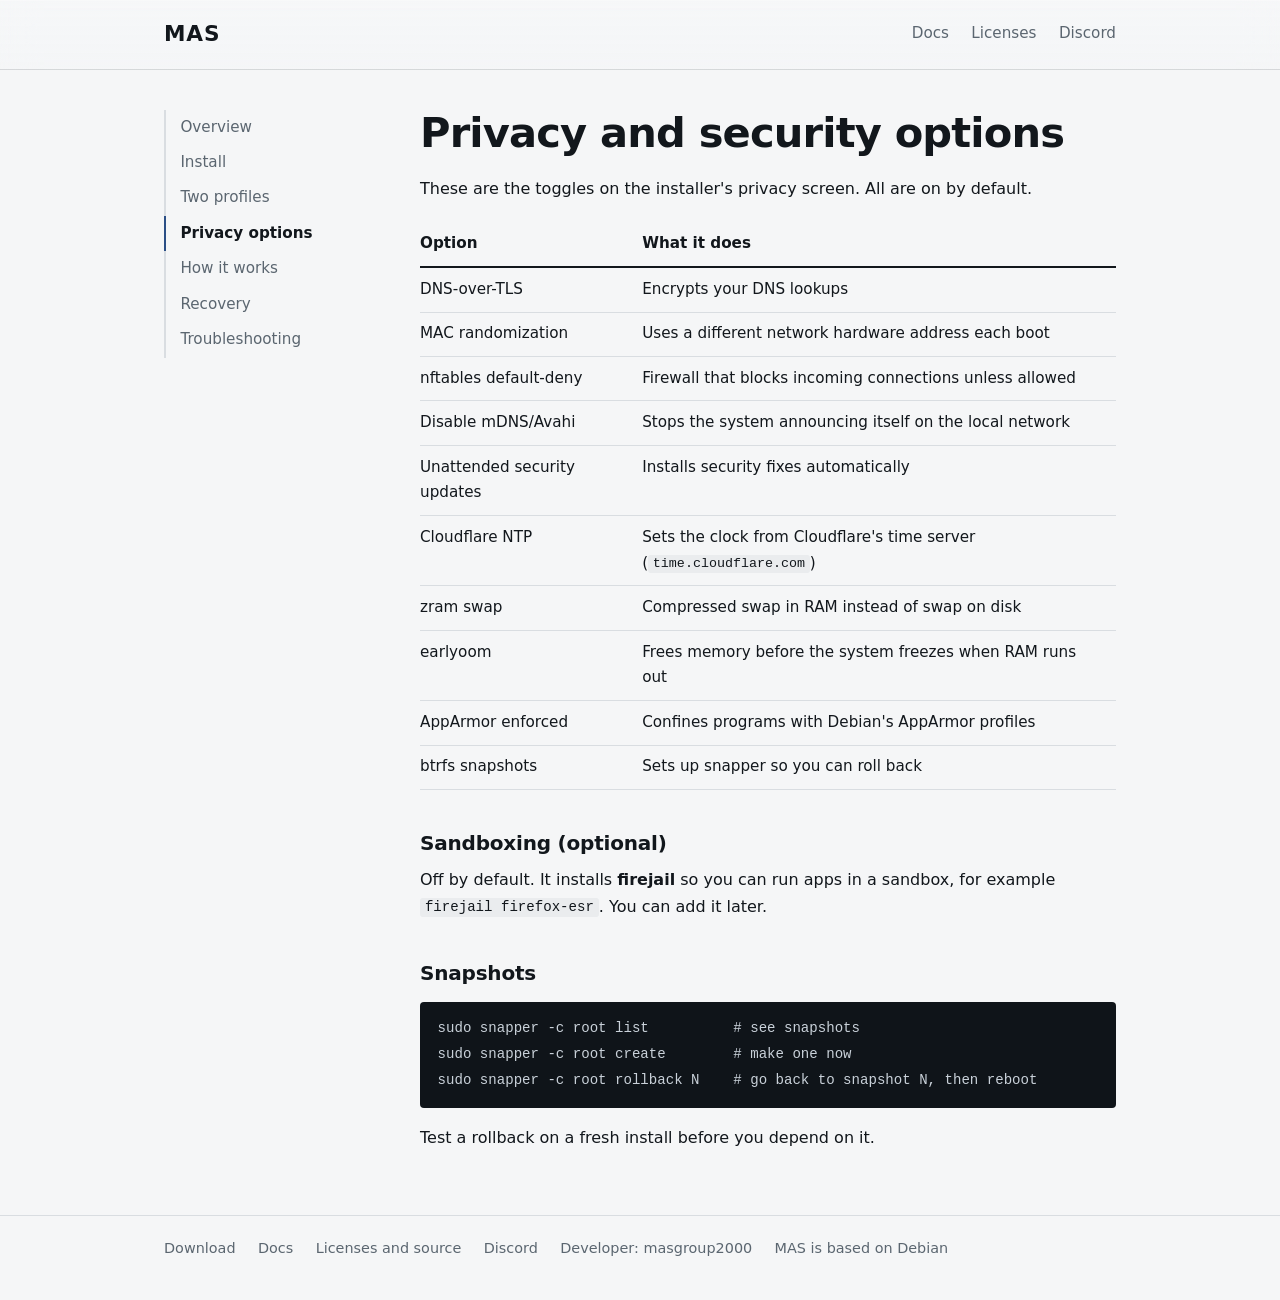
<file: docs/privacy.html>
<!DOCTYPE html>
<html lang="en"><head><meta charset="utf-8">
<meta name="viewport" content="width=device-width, initial-scale=1, viewport-fit=cover">
<title>Privacy options - MAS</title>
<link rel="stylesheet" href="../assets/style.css"></head><body>
<header class="site"><div class="wrap"><a class="brand" href="../index.html">MAS</a><nav aria-label="Site"><a href="../docs/index.html">Docs</a><a href="../notice.html">Licenses</a><a href="https://discord.gg/2YX57uEGuB">Discord</a></nav></div></header>
<main>
<div class="wrap docs"><aside><nav aria-label="Documentation"><a href="index.html">Overview</a><a href="install.html">Install</a><a href="profiles.html">Two profiles</a><a href="privacy.html" aria-current="page">Privacy options</a><a href="how-it-works.html">How it works</a><a href="recovery.html">Recovery</a><a href="troubleshooting.html">Troubleshooting</a></nav></aside><article>
<h1 id="privacy-and-security-options">Privacy and security options</h1>
<p>These are the toggles on the installer's privacy screen. All are on
by default.</p>
<table>
<thead>
<tr class="header">
<th>Option</th>
<th>What it does</th>
</tr>
</thead>
<tbody>
<tr class="odd">
<td>DNS-over-TLS</td>
<td>Encrypts your DNS lookups</td>
</tr>
<tr class="even">
<td>MAC randomization</td>
<td>Uses a different network hardware address each boot</td>
</tr>
<tr class="odd">
<td>nftables default-deny</td>
<td>Firewall that blocks incoming connections unless allowed</td>
</tr>
<tr class="even">
<td>Disable mDNS/Avahi</td>
<td>Stops the system announcing itself on the local network</td>
</tr>
<tr class="odd">
<td>Unattended security updates</td>
<td>Installs security fixes automatically</td>
</tr>
<tr class="even">
<td>Cloudflare NTP</td>
<td>Sets the clock from Cloudflare's time server
(<code>time.cloudflare.com</code>)</td>
</tr>
<tr class="odd">
<td>zram swap</td>
<td>Compressed swap in RAM instead of swap on disk</td>
</tr>
<tr class="even">
<td>earlyoom</td>
<td>Frees memory before the system freezes when RAM runs out</td>
</tr>
<tr class="odd">
<td>AppArmor enforced</td>
<td>Confines programs with Debian's AppArmor profiles</td>
</tr>
<tr class="even">
<td>btrfs snapshots</td>
<td>Sets up snapper so you can roll back</td>
</tr>
</tbody>
</table>
<h2 id="sandboxing-optional">Sandboxing (optional)</h2>
<p>Off by default. It installs <strong>firejail</strong> so you can run
apps in a sandbox, for example <code>firejail firefox-esr</code>. You
can add it later.</p>
<h2 id="snapshots">Snapshots</h2>
<pre class="bash"><code>sudo snapper -c root list          # see snapshots
sudo snapper -c root create        # make one now
sudo snapper -c root rollback N    # go back to snapshot N, then reboot</code></pre>
<p>Test a rollback on a fresh install before you depend on it.</p>

</article></div>
</main>
<footer class="site"><div class="wrap"><a href="../index.html">Download</a><a href="../docs/index.html">Docs</a><a href="../notice.html">Licenses and source</a><a href="https://discord.gg/2YX57uEGuB">Discord</a><a href="https://github.com/masgroup2000">Developer: masgroup2000</a><span>MAS is based on Debian</span></div></footer>
</body></html>
</file>
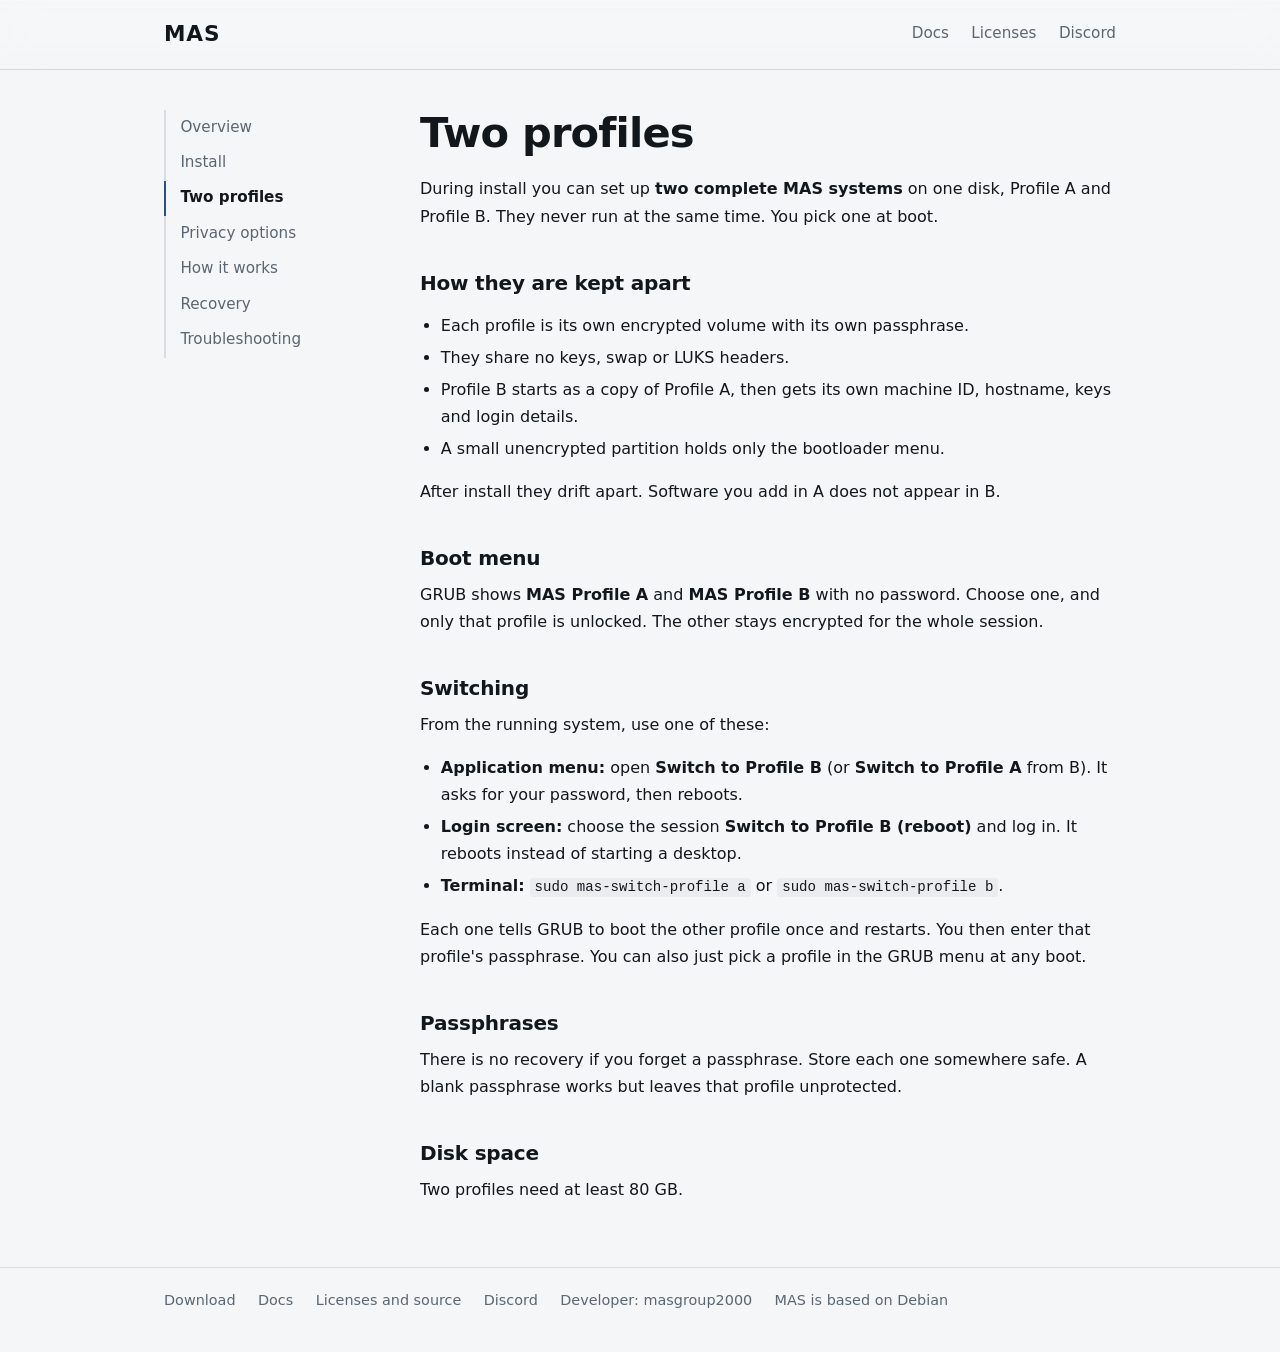
<file: docs/profiles.html>
<!DOCTYPE html>
<html lang="en"><head><meta charset="utf-8">
<meta name="viewport" content="width=device-width, initial-scale=1, viewport-fit=cover">
<title>Two profiles - MAS</title>
<link rel="stylesheet" href="../assets/style.css"></head><body>
<header class="site"><div class="wrap"><a class="brand" href="../index.html">MAS</a><nav aria-label="Site"><a href="../docs/index.html">Docs</a><a href="../notice.html">Licenses</a><a href="https://discord.gg/2YX57uEGuB">Discord</a></nav></div></header>
<main>
<div class="wrap docs"><aside><nav aria-label="Documentation"><a href="index.html">Overview</a><a href="install.html">Install</a><a href="profiles.html" aria-current="page">Two profiles</a><a href="privacy.html">Privacy options</a><a href="how-it-works.html">How it works</a><a href="recovery.html">Recovery</a><a href="troubleshooting.html">Troubleshooting</a></nav></aside><article>
<h1 id="two-profiles">Two profiles</h1>
<p>During install you can set up <strong>two complete MAS
systems</strong> on one disk, Profile A and Profile B. They never run at
the same time. You pick one at boot.</p>
<h2 id="how-they-are-kept-apart">How they are kept apart</h2>
<ul>
<li>Each profile is its own encrypted volume with its own
passphrase.</li>
<li>They share no keys, swap or LUKS headers.</li>
<li>Profile B starts as a copy of Profile A, then gets its own machine
ID, hostname, keys and login details.</li>
<li>A small unencrypted partition holds only the bootloader menu.</li>
</ul>
<p>After install they drift apart. Software you add in A does not appear
in B.</p>
<h2 id="boot-menu">Boot menu</h2>
<p>GRUB shows <strong>MAS Profile A</strong> and <strong>MAS Profile
B</strong> with no password. Choose one, and only that profile is
unlocked. The other stays encrypted for the whole session.</p>
<h2 id="switching">Switching</h2>
<p>From the running system, use one of these:</p>
<ul>
<li><strong>Application menu:</strong> open <strong>Switch to Profile
B</strong> (or <strong>Switch to Profile A</strong> from B). It asks for
your password, then reboots.</li>
<li><strong>Login screen:</strong> choose the session <strong>Switch to
Profile B (reboot)</strong> and log in. It reboots instead of starting a
desktop.</li>
<li><strong>Terminal:</strong> <code>sudo mas-switch-profile a</code> or
<code>sudo mas-switch-profile b</code>.</li>
</ul>
<p>Each one tells GRUB to boot the other profile once and restarts. You
then enter that profile's passphrase. You can also just pick a profile
in the GRUB menu at any boot.</p>
<h2 id="passphrases">Passphrases</h2>
<p>There is no recovery if you forget a passphrase. Store each one
somewhere safe. A blank passphrase works but leaves that profile
unprotected.</p>
<h2 id="disk-space">Disk space</h2>
<p>Two profiles need at least 80 GB.</p>

</article></div>
</main>
<footer class="site"><div class="wrap"><a href="../index.html">Download</a><a href="../docs/index.html">Docs</a><a href="../notice.html">Licenses and source</a><a href="https://discord.gg/2YX57uEGuB">Discord</a><a href="https://github.com/masgroup2000">Developer: masgroup2000</a><span>MAS is based on Debian</span></div></footer>
</body></html>
</file>
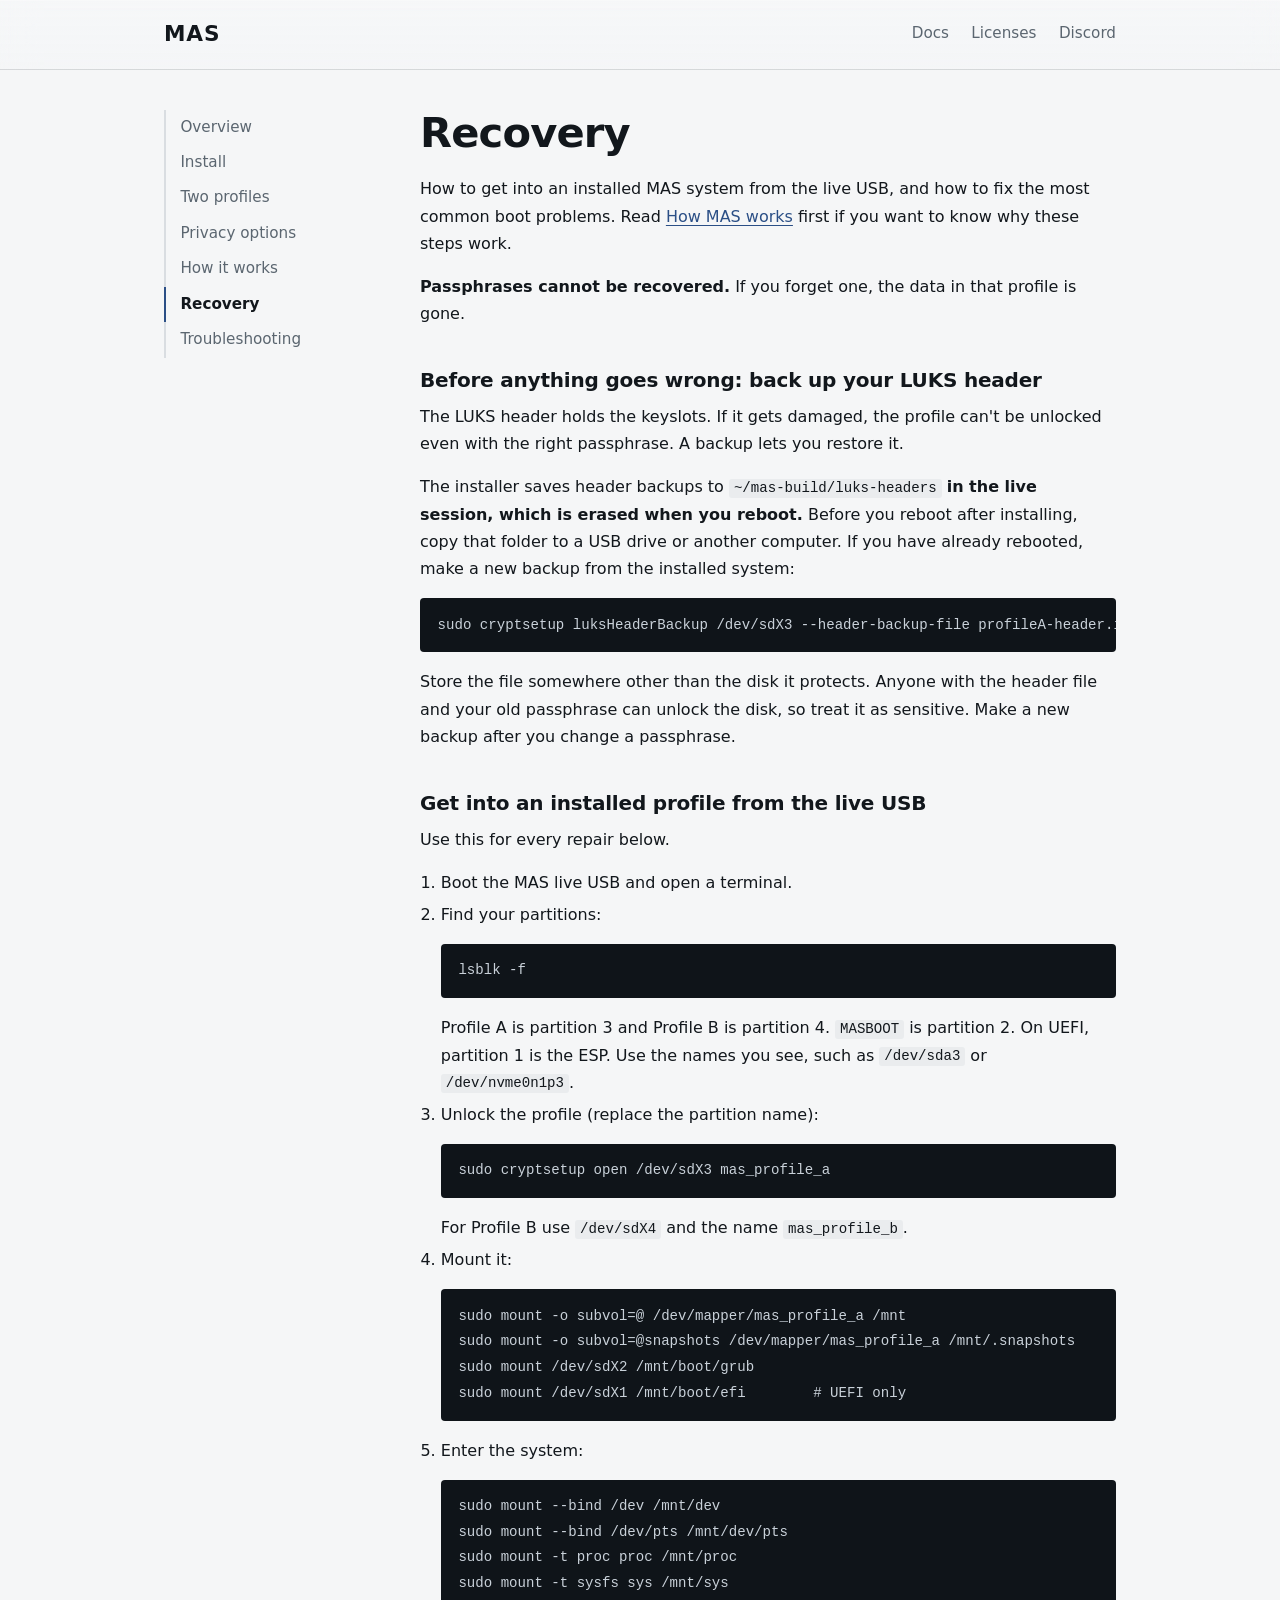
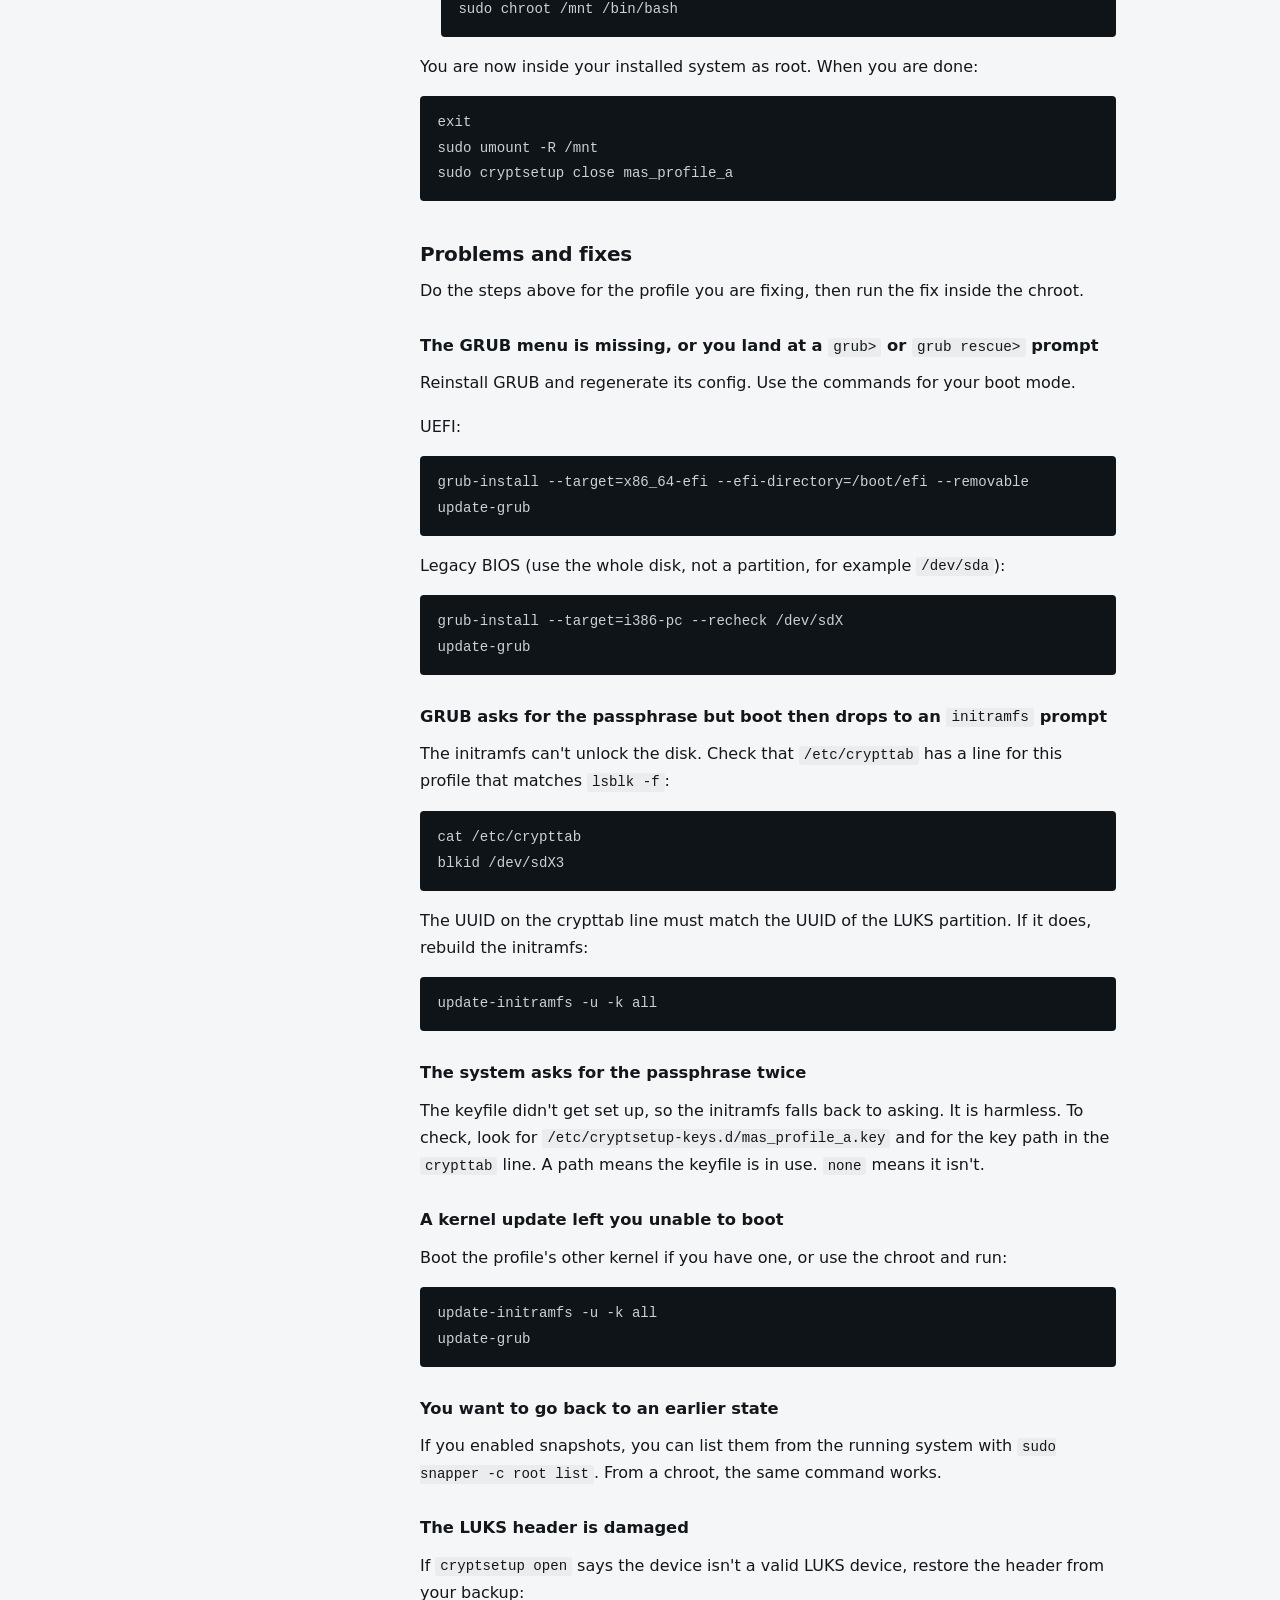
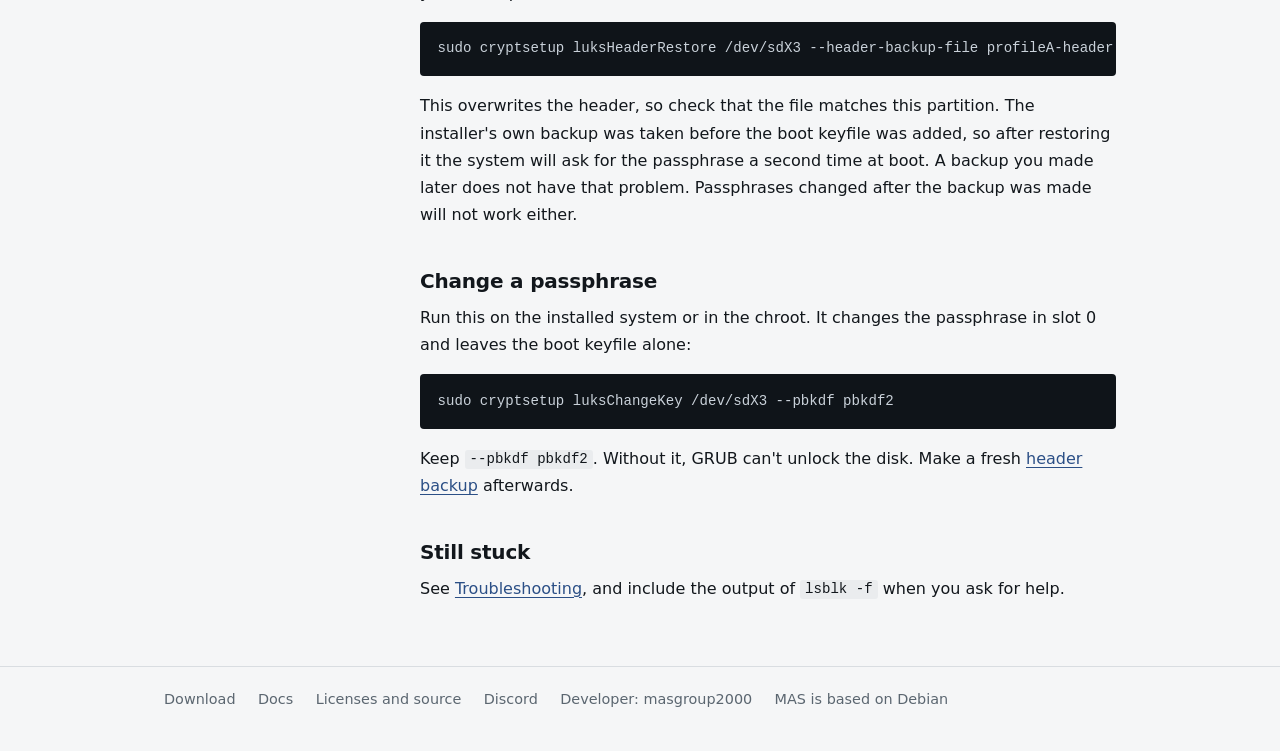
<file: docs/recovery.html>
<!DOCTYPE html>
<html lang="en"><head><meta charset="utf-8">
<meta name="viewport" content="width=device-width, initial-scale=1, viewport-fit=cover">
<title>Recovery - MAS</title>
<link rel="stylesheet" href="../assets/style.css"></head><body>
<header class="site"><div class="wrap"><a class="brand" href="../index.html">MAS</a><nav aria-label="Site"><a href="../docs/index.html">Docs</a><a href="../notice.html">Licenses</a><a href="https://discord.gg/2YX57uEGuB">Discord</a></nav></div></header>
<main>
<div class="wrap docs"><aside><nav aria-label="Documentation"><a href="index.html">Overview</a><a href="install.html">Install</a><a href="profiles.html">Two profiles</a><a href="privacy.html">Privacy options</a><a href="how-it-works.html">How it works</a><a href="recovery.html" aria-current="page">Recovery</a><a href="troubleshooting.html">Troubleshooting</a></nav></aside><article>
<h1 id="recovery">Recovery</h1>
<p>How to get into an installed MAS system from the live USB, and how to
fix the most common boot problems. Read <a href="how-it-works.html">How
MAS works</a> first if you want to know why these steps work.</p>
<p><strong>Passphrases cannot be recovered.</strong> If you forget one,
the data in that profile is gone.</p>
<h2 id="before-anything-goes-wrong-back-up-your-luks-header">Before
anything goes wrong: back up your LUKS header</h2>
<p>The LUKS header holds the keyslots. If it gets damaged, the profile
can't be unlocked even with the right passphrase. A backup lets you
restore it.</p>
<p>The installer saves header backups to
<code>~/mas-build/luks-headers</code> <strong>in the live session, which
is erased when you reboot.</strong> Before you reboot after installing,
copy that folder to a USB drive or another computer. If you have already
rebooted, make a new backup from the installed system:</p>
<pre class="bash"><code>sudo cryptsetup luksHeaderBackup /dev/sdX3 --header-backup-file profileA-header.img</code></pre>
<p>Store the file somewhere other than the disk it protects. Anyone with
the header file and your old passphrase can unlock the disk, so treat it
as sensitive. Make a new backup after you change a passphrase.</p>
<h2 id="get-into-an-installed-profile-from-the-live-usb">Get into an
installed profile from the live USB</h2>
<p>Use this for every repair below.</p>
<ol type="1">
<li>Boot the MAS live USB and open a terminal.</li>
<li>Find your partitions:
<pre class="bash"><code>lsblk -f</code></pre>
Profile A is partition 3 and Profile B is partition 4.
<code>MASBOOT</code> is partition 2. On UEFI, partition 1 is the ESP.
Use the names you see, such as <code>/dev/sda3</code> or
<code>/dev/nvme0n1p3</code>.</li>
<li>Unlock the profile (replace the partition name):
<pre class="bash"><code>sudo cryptsetup open /dev/sdX3 mas_profile_a</code></pre>
For Profile B use <code>/dev/sdX4</code> and the name
<code>mas_profile_b</code>.</li>
<li>Mount it:
<pre class="bash"><code>sudo mount -o subvol=@ /dev/mapper/mas_profile_a /mnt
sudo mount -o subvol=@snapshots /dev/mapper/mas_profile_a /mnt/.snapshots
sudo mount /dev/sdX2 /mnt/boot/grub
sudo mount /dev/sdX1 /mnt/boot/efi        # UEFI only</code></pre></li>
<li>Enter the system:
<pre class="bash"><code>sudo mount --bind /dev /mnt/dev
sudo mount --bind /dev/pts /mnt/dev/pts
sudo mount -t proc proc /mnt/proc
sudo mount -t sysfs sys /mnt/sys
sudo chroot /mnt /bin/bash</code></pre></li>
</ol>
<p>You are now inside your installed system as root. When you are
done:</p>
<pre class="bash"><code>exit
sudo umount -R /mnt
sudo cryptsetup close mas_profile_a</code></pre>
<h2 id="problems-and-fixes">Problems and fixes</h2>
<p>Do the steps above for the profile you are fixing, then run the fix
inside the chroot.</p>
<h3
id="the-grub-menu-is-missing-or-you-land-at-a-grub-or-grub-rescue-prompt">The
GRUB menu is missing, or you land at a <code>grub&gt;</code> or
<code>grub rescue&gt;</code> prompt</h3>
<p>Reinstall GRUB and regenerate its config. Use the commands for your
boot mode.</p>
<p>UEFI:</p>
<pre class="bash"><code>grub-install --target=x86_64-efi --efi-directory=/boot/efi --removable
update-grub</code></pre>
<p>Legacy BIOS (use the whole disk, not a partition, for example
<code>/dev/sda</code>):</p>
<pre class="bash"><code>grub-install --target=i386-pc --recheck /dev/sdX
update-grub</code></pre>
<h3
id="grub-asks-for-the-passphrase-but-boot-then-drops-to-an-initramfs-prompt">GRUB
asks for the passphrase but boot then drops to an <code>initramfs</code>
prompt</h3>
<p>The initramfs can't unlock the disk. Check that
<code>/etc/crypttab</code> has a line for this profile that matches
<code>lsblk -f</code>:</p>
<pre class="bash"><code>cat /etc/crypttab
blkid /dev/sdX3</code></pre>
<p>The UUID on the crypttab line must match the UUID of the LUKS
partition. If it does, rebuild the initramfs:</p>
<pre class="bash"><code>update-initramfs -u -k all</code></pre>
<h3 id="the-system-asks-for-the-passphrase-twice">The system asks for
the passphrase twice</h3>
<p>The keyfile didn't get set up, so the initramfs falls back to asking.
It is harmless. To check, look for
<code>/etc/cryptsetup-keys.d/mas_profile_a.key</code> and for the key
path in the <code>crypttab</code> line. A path means the keyfile is in
use. <code>none</code> means it isn't.</p>
<h3 id="a-kernel-update-left-you-unable-to-boot">A kernel update left
you unable to boot</h3>
<p>Boot the profile's other kernel if you have one, or use the chroot
and run:</p>
<pre class="bash"><code>update-initramfs -u -k all
update-grub</code></pre>
<h3 id="you-want-to-go-back-to-an-earlier-state">You want to go back to
an earlier state</h3>
<p>If you enabled snapshots, you can list them from the running system
with <code>sudo snapper -c root list</code>. From a chroot, the same
command works.</p>
<h3 id="the-luks-header-is-damaged">The LUKS header is damaged</h3>
<p>If <code>cryptsetup open</code> says the device isn't a valid LUKS
device, restore the header from your backup:</p>
<pre class="bash"><code>sudo cryptsetup luksHeaderRestore /dev/sdX3 --header-backup-file profileA-header.img</code></pre>
<p>This overwrites the header, so check that the file matches this
partition. The installer's own backup was taken before the boot keyfile
was added, so after restoring it the system will ask for the passphrase
a second time at boot. A backup you made later does not have that
problem. Passphrases changed after the backup was made will not work
either.</p>
<h2 id="change-a-passphrase">Change a passphrase</h2>
<p>Run this on the installed system or in the chroot. It changes the
passphrase in slot 0 and leaves the boot keyfile alone:</p>
<pre class="bash"><code>sudo cryptsetup luksChangeKey /dev/sdX3 --pbkdf pbkdf2</code></pre>
<p>Keep <code>--pbkdf pbkdf2</code>. Without it, GRUB can't unlock the
disk. Make a fresh <a
href="#before-anything-goes-wrong-back-up-your-luks-header">header
backup</a> afterwards.</p>
<h2 id="still-stuck">Still stuck</h2>
<p>See <a href="troubleshooting.html">Troubleshooting</a>, and include the
output of <code>lsblk -f</code> when you ask for help.</p>

</article></div>
</main>
<footer class="site"><div class="wrap"><a href="../index.html">Download</a><a href="../docs/index.html">Docs</a><a href="../notice.html">Licenses and source</a><a href="https://discord.gg/2YX57uEGuB">Discord</a><a href="https://github.com/masgroup2000">Developer: masgroup2000</a><span>MAS is based on Debian</span></div></footer>
</body></html>
</file>
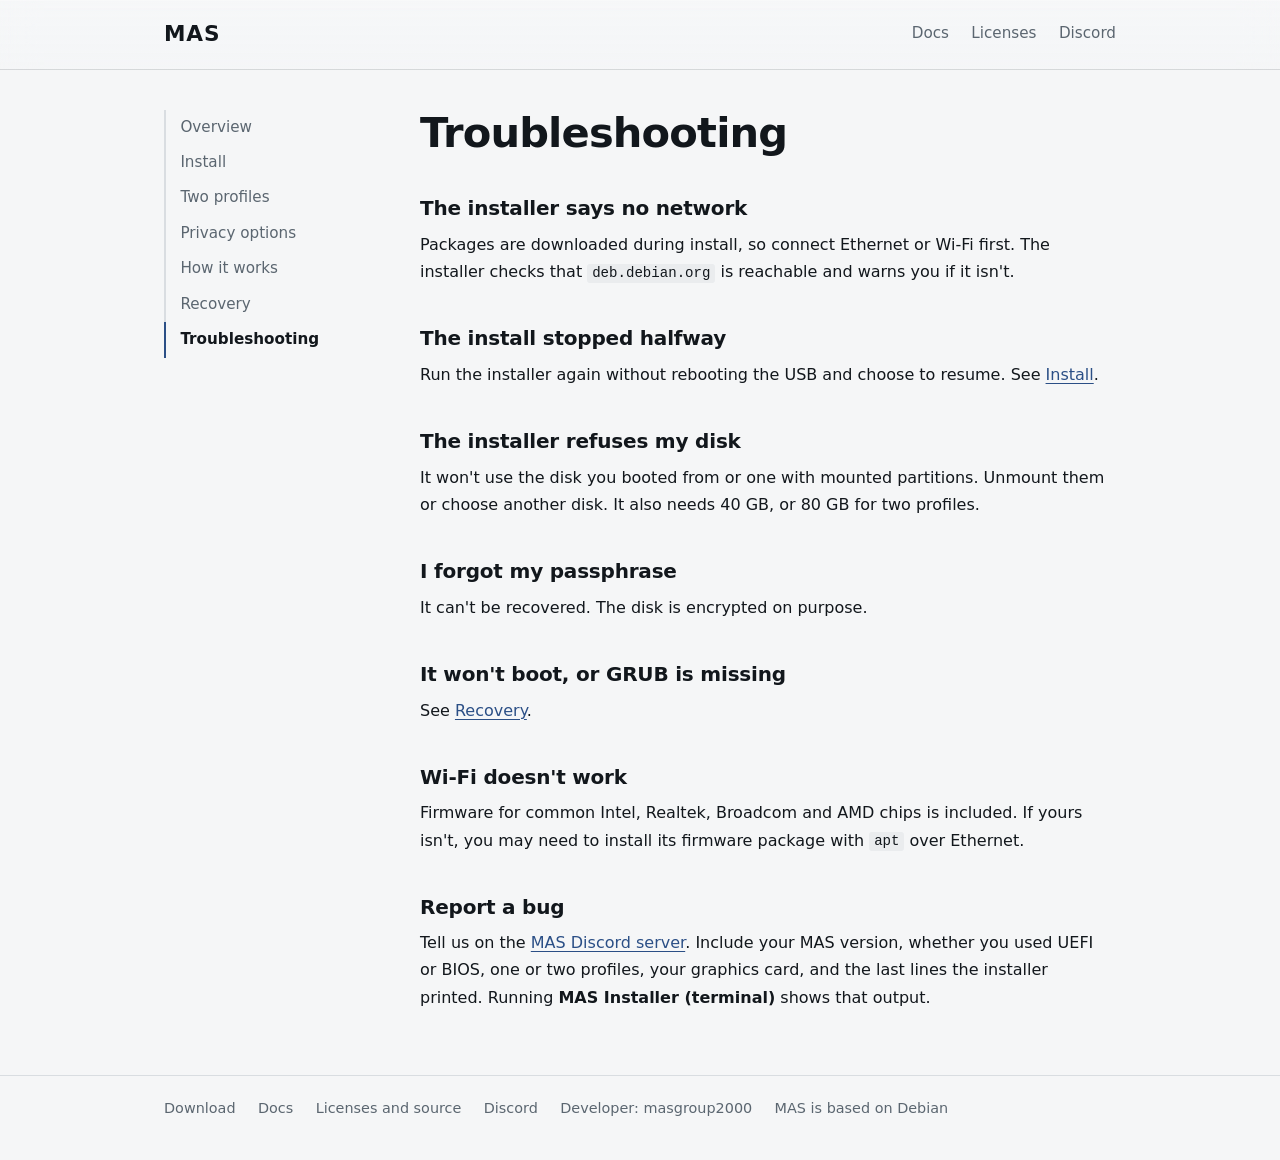
<file: docs/troubleshooting.html>
<!DOCTYPE html>
<html lang="en"><head><meta charset="utf-8">
<meta name="viewport" content="width=device-width, initial-scale=1, viewport-fit=cover">
<title>Troubleshooting - MAS</title>
<link rel="stylesheet" href="../assets/style.css"></head><body>
<header class="site"><div class="wrap"><a class="brand" href="../index.html">MAS</a><nav aria-label="Site"><a href="../docs/index.html">Docs</a><a href="../notice.html">Licenses</a><a href="https://discord.gg/2YX57uEGuB">Discord</a></nav></div></header>
<main>
<div class="wrap docs"><aside><nav aria-label="Documentation"><a href="index.html">Overview</a><a href="install.html">Install</a><a href="profiles.html">Two profiles</a><a href="privacy.html">Privacy options</a><a href="how-it-works.html">How it works</a><a href="recovery.html">Recovery</a><a href="troubleshooting.html" aria-current="page">Troubleshooting</a></nav></aside><article>
<h1 id="troubleshooting">Troubleshooting</h1>
<h2 id="the-installer-says-no-network">The installer says no
network</h2>
<p>Packages are downloaded during install, so connect Ethernet or Wi-Fi
first. The installer checks that <code>deb.debian.org</code> is
reachable and warns you if it isn't.</p>
<h2 id="the-install-stopped-halfway">The install stopped halfway</h2>
<p>Run the installer again without rebooting the USB and choose to
resume. See <a href="install.html#if-the-install-stops">Install</a>.</p>
<h2 id="the-installer-refuses-my-disk">The installer refuses my
disk</h2>
<p>It won't use the disk you booted from or one with mounted partitions.
Unmount them or choose another disk. It also needs 40 GB, or 80 GB for
two profiles.</p>
<h2 id="i-forgot-my-passphrase">I forgot my passphrase</h2>
<p>It can't be recovered. The disk is encrypted on purpose.</p>
<h2 id="it-wont-boot-or-grub-is-missing">It won't boot, or GRUB is
missing</h2>
<p>See <a href="recovery.html">Recovery</a>.</p>
<h2 id="wi-fi-doesnt-work">Wi-Fi doesn't work</h2>
<p>Firmware for common Intel, Realtek, Broadcom and AMD chips is
included. If yours isn't, you may need to install its firmware package
with <code>apt</code> over Ethernet.</p>
<h2 id="report-a-bug">Report a bug</h2>
<p>Tell us on the <a href="https://discord.gg/2YX57uEGuB">MAS Discord
server</a>. Include your MAS version, whether you used UEFI or BIOS, one
or two profiles, your graphics card, and the last lines the installer
printed. Running <strong>MAS Installer (terminal)</strong> shows that
output.</p>

</article></div>
</main>
<footer class="site"><div class="wrap"><a href="../index.html">Download</a><a href="../docs/index.html">Docs</a><a href="../notice.html">Licenses and source</a><a href="https://discord.gg/2YX57uEGuB">Discord</a><a href="https://github.com/masgroup2000">Developer: masgroup2000</a><span>MAS is based on Debian</span></div></footer>
</body></html>
</file>
<file: assets/style.css>
:root{
  --bg:#f5f6f7; --fg:#12171c; --muted:#5b6670; --line:#d9dde1; --panel:#eaecee;
  --accent:#2b4f86; --onaccent:#fff; --link:#2b4f86;
  --term:#0f1419; --termfg:#c9d1d9; --termdim:#7d8791;
  color-scheme:light dark;
}
@media (prefers-color-scheme:dark){
  :root{--bg:#0e1114; --fg:#e4e8eb; --muted:#8d98a2; --line:#252b31; --panel:#171b20;
    --accent:#7aa2e0; --onaccent:#0e1114; --link:#8fb2ea; --term:#07090b}
}
*,*::before,*::after{box-sizing:border-box}
html{scroll-padding-top:env(safe-area-inset-top,0px)}
body{margin:0;background:var(--bg);color:var(--fg);
  padding:env(safe-area-inset-top,0px) 0 env(safe-area-inset-bottom,0px);
  font:400 1rem/1.7 system-ui,-apple-system,"Segoe UI",Roboto,"Helvetica Neue",Arial,sans-serif;
  -webkit-text-size-adjust:100%}
a{color:var(--link);text-underline-offset:.2em;text-decoration-thickness:1px}
a:focus-visible{outline:2px solid var(--accent);outline-offset:3px}
.wrap{max-width:62rem;margin:0 auto;padding:0 1.25rem}

/* header */
header.site{border-bottom:1px solid var(--line)}
header.site .wrap{display:flex;flex-wrap:wrap;gap:.4rem 2rem;align-items:center;justify-content:space-between;padding-top:1rem;padding-bottom:1rem}
.brand{font-weight:800;font-size:1.35rem;letter-spacing:.04em;color:var(--fg);text-decoration:none}
header.site nav{display:flex;flex-wrap:wrap;gap:.2rem 1.4rem;font-size:.95rem}
header.site nav a{color:var(--muted);text-decoration:none}
header.site nav a:hover{color:var(--fg)}

/* type */
h1{font-size:clamp(2rem,5vw,2.6rem);line-height:1.1;margin:0 0 1rem;font-weight:750;letter-spacing:-.02em}
h2{font-size:1.25rem;line-height:1.3;margin:2.5rem 0 .6rem;font-weight:700;letter-spacing:-.01em}
h3{font-size:1.02rem;margin:1.75rem 0 .4rem;font-weight:700}
p,li{max-width:68ch}
p{margin:.6rem 0 1rem}
li{margin:.3rem 0}
ul,ol{padding-left:1.3rem}
code{font:.88em ui-monospace,SFMono-Regular,Menlo,Consolas,monospace;background:var(--panel);padding:.1em .35em;border-radius:3px}
pre{background:var(--term);color:var(--termfg);padding:.9rem 1.1rem;overflow-x:auto;line-height:1.6;border-radius:4px;margin:1rem 0}
pre code{background:none;padding:0;font-size:.88rem;color:inherit}
table{border-collapse:collapse;display:block;overflow-x:auto;margin:1.25rem 0;font-size:.95rem}
th,td{border-bottom:1px solid var(--line);padding:.55rem 1.25rem .55rem 0;text-align:left;vertical-align:top}
th{font-weight:700;border-bottom:2px solid var(--fg)}

/* home */
.hero{padding-top:4rem;padding-bottom:3rem}
.hero h1{font-size:clamp(3rem,10vw,5.5rem);line-height:.95;letter-spacing:-.04em;font-weight:800;margin-bottom:1.25rem}
.lede{font-size:1.2rem;color:var(--muted);max-width:36ch;margin:0 0 1.75rem}
.btn{display:inline-block;background:var(--accent);color:var(--onaccent);padding:.7rem 1.3rem;border-radius:4px;text-decoration:none;font-weight:600}
.btn .todo{background:none;color:inherit;text-decoration:underline dotted;padding:0}
.btn:hover{filter:brightness(1.1)}
.btn:focus-visible{outline:2px solid var(--fg)}
.meta{color:var(--muted);font-size:.93rem;margin:.9rem 0 0}
.boot{background:var(--term);color:var(--termfg);border-radius:4px;padding:1.1rem 0 1rem;margin:0 0 .5rem;
  font:.95rem/1.9 ui-monospace,SFMono-Regular,Menlo,Consolas,monospace;overflow-x:auto;white-space:pre}
.boot span{display:block;padding:0 1.25rem}
.boot .sel{background:#c9d1d9;color:#0f1419}
.boot .dim{white-space:normal;color:var(--termdim);font-size:.85rem;margin-top:.9rem;line-height:1.6}
.cap{font-size:.88rem;color:var(--muted);margin:.4rem 0 0}
section.row{display:grid;grid-template-columns:12rem 1fr;gap:0 2rem;border-top:1px solid var(--line);padding:2rem 0}
section.row>h2{margin:0;font-size:1.05rem}
section.row>div>*:first-child{margin-top:0}
section.row>div>*:last-child{margin-bottom:0}
dl{display:grid;grid-template-columns:max-content 1fr;gap:.4rem 1.75rem;margin:0 0 1rem}
dt{font-weight:700} dd{margin:0;color:var(--muted)}
.todo{background:color-mix(in srgb,#e8b400 25%,transparent);padding:0 .2rem;border-radius:2px;color:var(--fg)}
@media (max-width:42rem){
  .hero{padding-top:2.5rem;padding-bottom:2rem}
  section.row{grid-template-columns:1fr;gap:.6rem}
  section.row>h2{margin-bottom:.2rem}
}

/* docs layout */
.docs{display:grid;grid-template-columns:13rem 1fr;gap:0 3rem;padding-top:2.5rem;padding-bottom:3rem}
.docs aside nav{position:sticky;top:1.5rem;display:flex;flex-direction:column;font-size:.95rem}
.docs aside a{color:var(--muted);text-decoration:none;padding:.3rem 0 .3rem .9rem;border-left:2px solid var(--line)}
.docs aside a:hover{color:var(--fg)}
.docs aside a[aria-current]{color:var(--fg);font-weight:600;border-left-color:var(--accent)}
.docs article{min-width:0;max-width:44rem}
.docs article>h1{margin-bottom:1.25rem}
.plain{padding-top:2.5rem;padding-bottom:3rem;max-width:48rem}
@media (max-width:48rem){
  .docs{grid-template-columns:1fr}
  .docs aside nav{position:static;flex-direction:row;flex-wrap:wrap;gap:.2rem 1.1rem;margin-bottom:1.5rem}
  .docs aside a{border-left:0;padding:.2rem 0;border-bottom:2px solid transparent}
  .docs aside a[aria-current]{border-bottom-color:var(--accent)}
}

/* footer */
footer.site{border-top:1px solid var(--line);color:var(--muted);font-size:.9rem}
footer.site .wrap{display:flex;flex-wrap:wrap;gap:.3rem 1.4rem;padding-top:1.25rem;padding-bottom:2.5rem}
footer.site a{color:var(--muted);text-decoration:none}
footer.site a:hover{color:var(--fg);text-decoration:underline}

/* v3 */
header.site{position:sticky;top:0;z-index:10;padding-top:env(safe-area-inset-top,0px);
  background:linear-gradient(180deg,color-mix(in srgb,var(--bg) 40%,#fff 12%),color-mix(in srgb,var(--bg) 55%,transparent));
  -webkit-backdrop-filter:blur(18px) saturate(1.7);backdrop-filter:blur(18px) saturate(1.7);
  border-bottom:1px solid color-mix(in srgb,var(--fg) 14%,transparent);
  box-shadow:inset 0 1px 0 rgba(255,255,255,.28),0 1px 0 rgba(255,255,255,.04)}
.hero{display:grid;grid-template-columns:1.2fr 1fr;gap:2.5rem;align-items:center;padding-top:4.5rem;padding-bottom:3.5rem}
.hero h1{font-size:clamp(3.4rem,10vw,6rem)}
.btn{padding:.85rem 1.5rem;font-size:1.02rem}
.boot{margin:0;padding:1rem 0;white-space:normal;border-radius:6px;font-size:1.05rem;line-height:1;box-shadow:0 14px 40px rgba(0,0,0,.22)}
.boot button{display:flex;justify-content:space-between;align-items:center;width:100%;padding:.9rem 1.25rem;background:none;border:0;color:inherit;font:inherit;text-align:left;cursor:pointer}
.boot button span{padding:0}
.boot button:hover{background:rgba(255,255,255,.07)}
.boot button[aria-checked=true]{background:#c9d1d9;color:#0f1419}
.boot button:focus-visible{outline:2px solid var(--accent);outline-offset:-3px}
.boot i{font-style:normal;font-size:.8rem;opacity:.65}
.docs aside nav{top:5rem}
@media (max-width:48rem){.hero{grid-template-columns:1fr;padding-top:2.5rem}}
</file>
